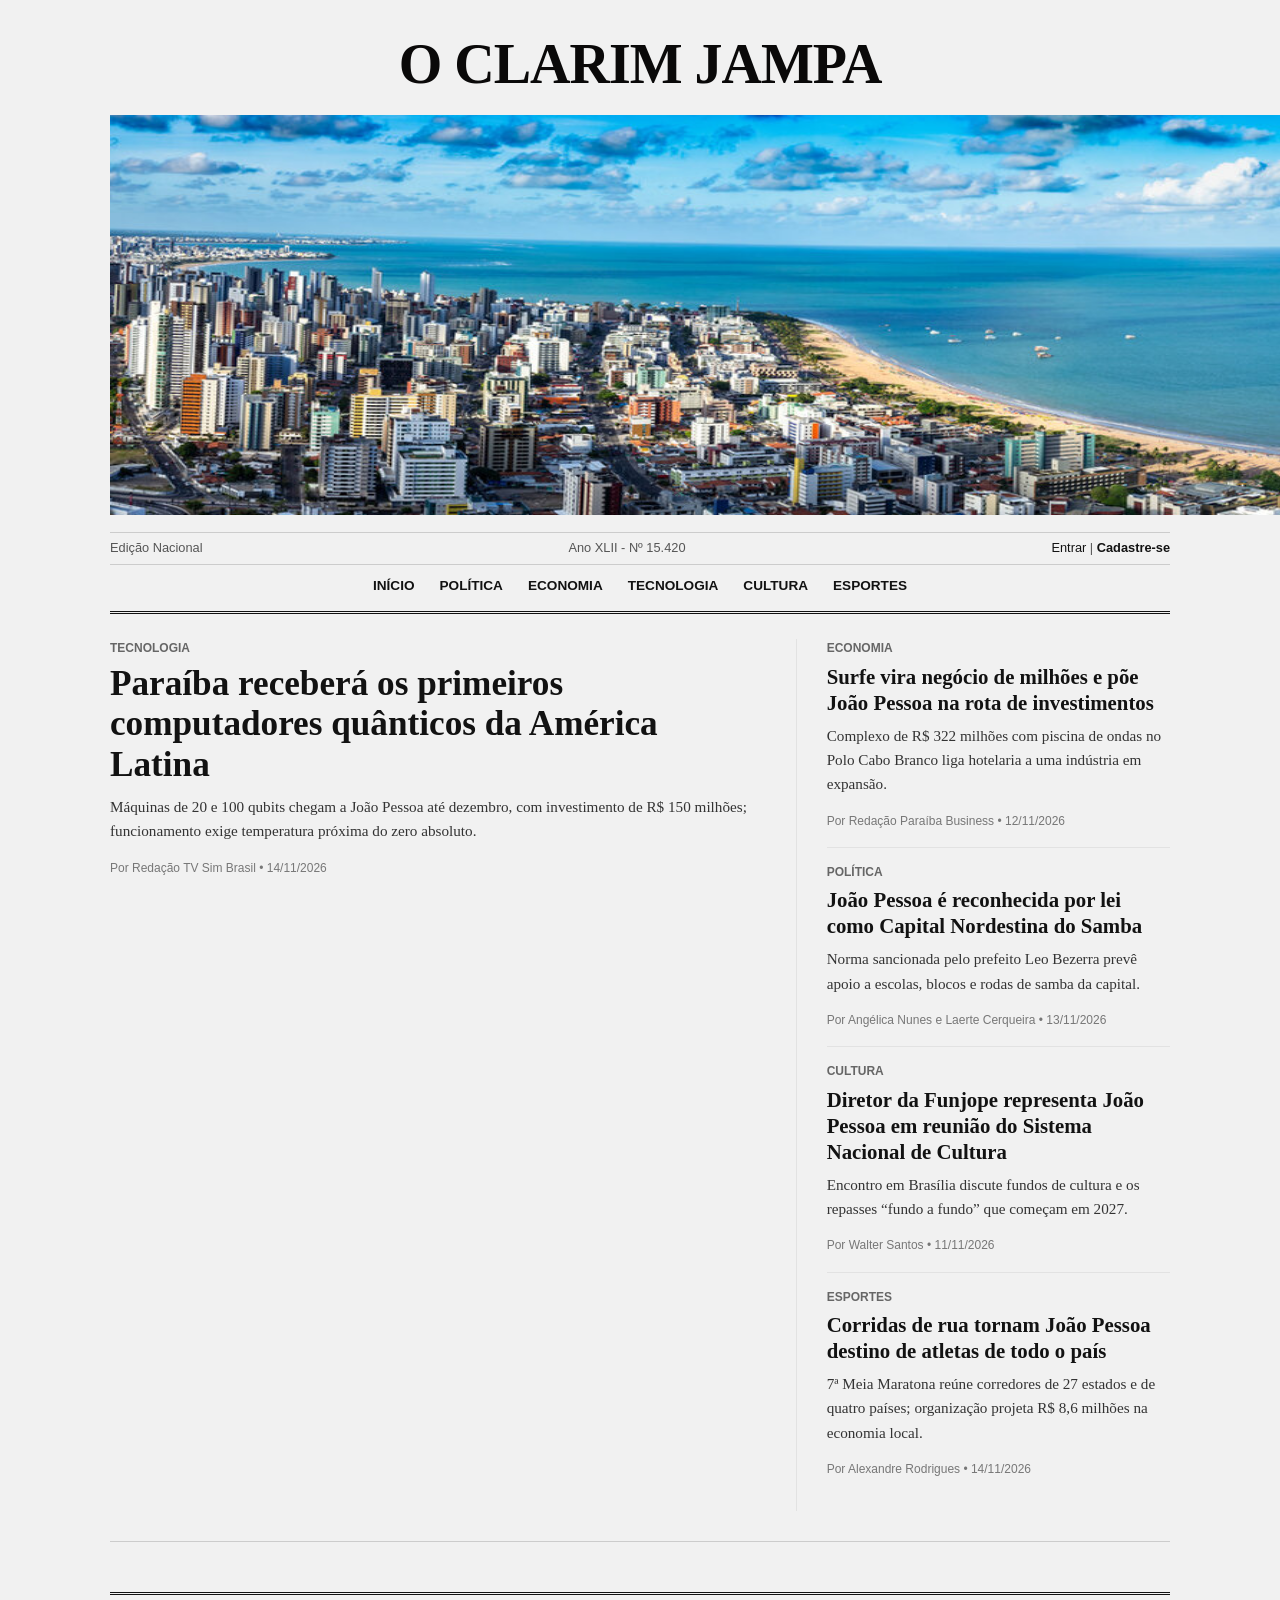
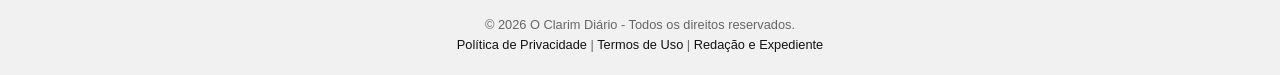
<file: HTML/index.html>
<!DOCTYPE html>
<html lang="pt-BR">
<head>
    <meta charset="UTF-8">
    <meta name="viewport" content="width=device-width, initial-scale=1.0">
    <title>O Clarim Jampa - Notícias de João Pessoa</title>
    <link rel="stylesheet" href="../CSS/index.css">
</head>
<body>

    <header>
        <h1>O Clarim Jampa</h1>
       <img src="../IMAGENS/360_F_562206900_ldLZOoWgf4XnoTmwVUwNDneIzvKTCr1F.png" alt="Foto de João pessoa" width="1400" height="400">        
        <div class="info-edicao">
            <span>Edição Nacional</span>
            <span>Ano XLII - Nº 15.420</span>
            <span><a href="login.html">Entrar</a> | <a href="cadastro.html"><strong>Cadastre-se</strong></a></span>            
        </div>
        <nav>
            <ul>
                <li><a href="index.html">Início</a></li>
                <li><a href="politica.html">Política</a></li>
                <li><a href="economia.html">Economia</a></li>
                <li><a href="tecnologia.html">Tecnologia</a></li>
                <li><a href="cultura.html">Cultura</a></li>
                <li><a href="esportes.html">Esportes</a></li>
            </ul>
        </nav>
    </header>

    <main>
        <!-- Seção Principal em Grade (2 Colunas) -->
        <section class="grade-noticias">
            <!-- Manchete Principal -->
            <article class="manchete-principal" id="tecnologia">
                <a href="tecnologia.html">
                    <span class="categoria">Tecnologia</span>
                    <h2>Paraíba receberá os primeiros computadores quânticos da América Latina</h2>
                </a>
                <p class="resumo">Máquinas de 20 e 100 qubits chegam a João Pessoa até dezembro, com investimento de R$ 150 milhões; funcionamento exige temperatura próxima do zero absoluto.</p>
                <span class="autor-data">Por Redação TV Sim Brasil • 14/11/2026</span>
            </article>

            <!-- Coluna Lateral com Notícias Secundárias -->
            <div class="coluna-lateral">
                <article id="economia">
                    <span class="categoria">Economia</span>
                    <h3><a href="economia.html">Surfe vira negócio de milhões e põe João Pessoa na rota de investimentos</a></h3>
                    <p class="resumo">Complexo de R$ 322 milhões com piscina de ondas no Polo Cabo Branco liga hotelaria a uma indústria em expansão.</p>
                    <span class="autor-data">Por Redação Paraíba Business • 12/11/2026</span>
                </article>

                <article id="politica">
                    <span class="categoria">Política</span>
                    <h3><a href="politica.html">João Pessoa é reconhecida por lei como Capital Nordestina do Samba</a></h3>
                    <p class="resumo">Norma sancionada pelo prefeito Leo Bezerra prevê apoio a escolas, blocos e rodas de samba da capital.</p>
                    <span class="autor-data">Por Angélica Nunes e Laerte Cerqueira • 13/11/2026</span>
                </article>

                <article id="cultura">
                    <span class="categoria">Cultura</span>
                    <h3><a href="cultura.html">Diretor da Funjope representa João Pessoa em reunião do Sistema Nacional de Cultura</a></h3>
                    <p class="resumo">Encontro em Brasília discute fundos de cultura e os repasses “fundo a fundo” que começam em 2027.</p>
                    <span class="autor-data">Por Walter Santos • 11/11/2026</span>
                </article>

                <article id="esportes">
                    <span class="categoria">Esportes</span>
                    <h3><a href="esportes.html">Corridas de rua tornam João Pessoa destino de atletas de todo o país</a></h3>
                    <p class="resumo">7ª Meia Maratona reúne corredores de 27 estados e de quatro países; organização projeta R$ 8,6 milhões na economia local.</p>
                    <span class="autor-data">Por Alexandre Rodrigues • 14/11/2026</span>
                </article>
            </div>
        </section>
    </main>

    <footer>
        <p>&copy; 2026 O Clarim Diário - Todos os direitos reservados.</p>
    <p><a href="termosdeuso.html">Política de Privacidade</a> | <a href="termosdeuso.html#termos">Termos de Uso</a> | <a href="termosdeuso.html#redacao">Redação e Expediente</a></p>
    </footer>

</body>
</html>
</file>
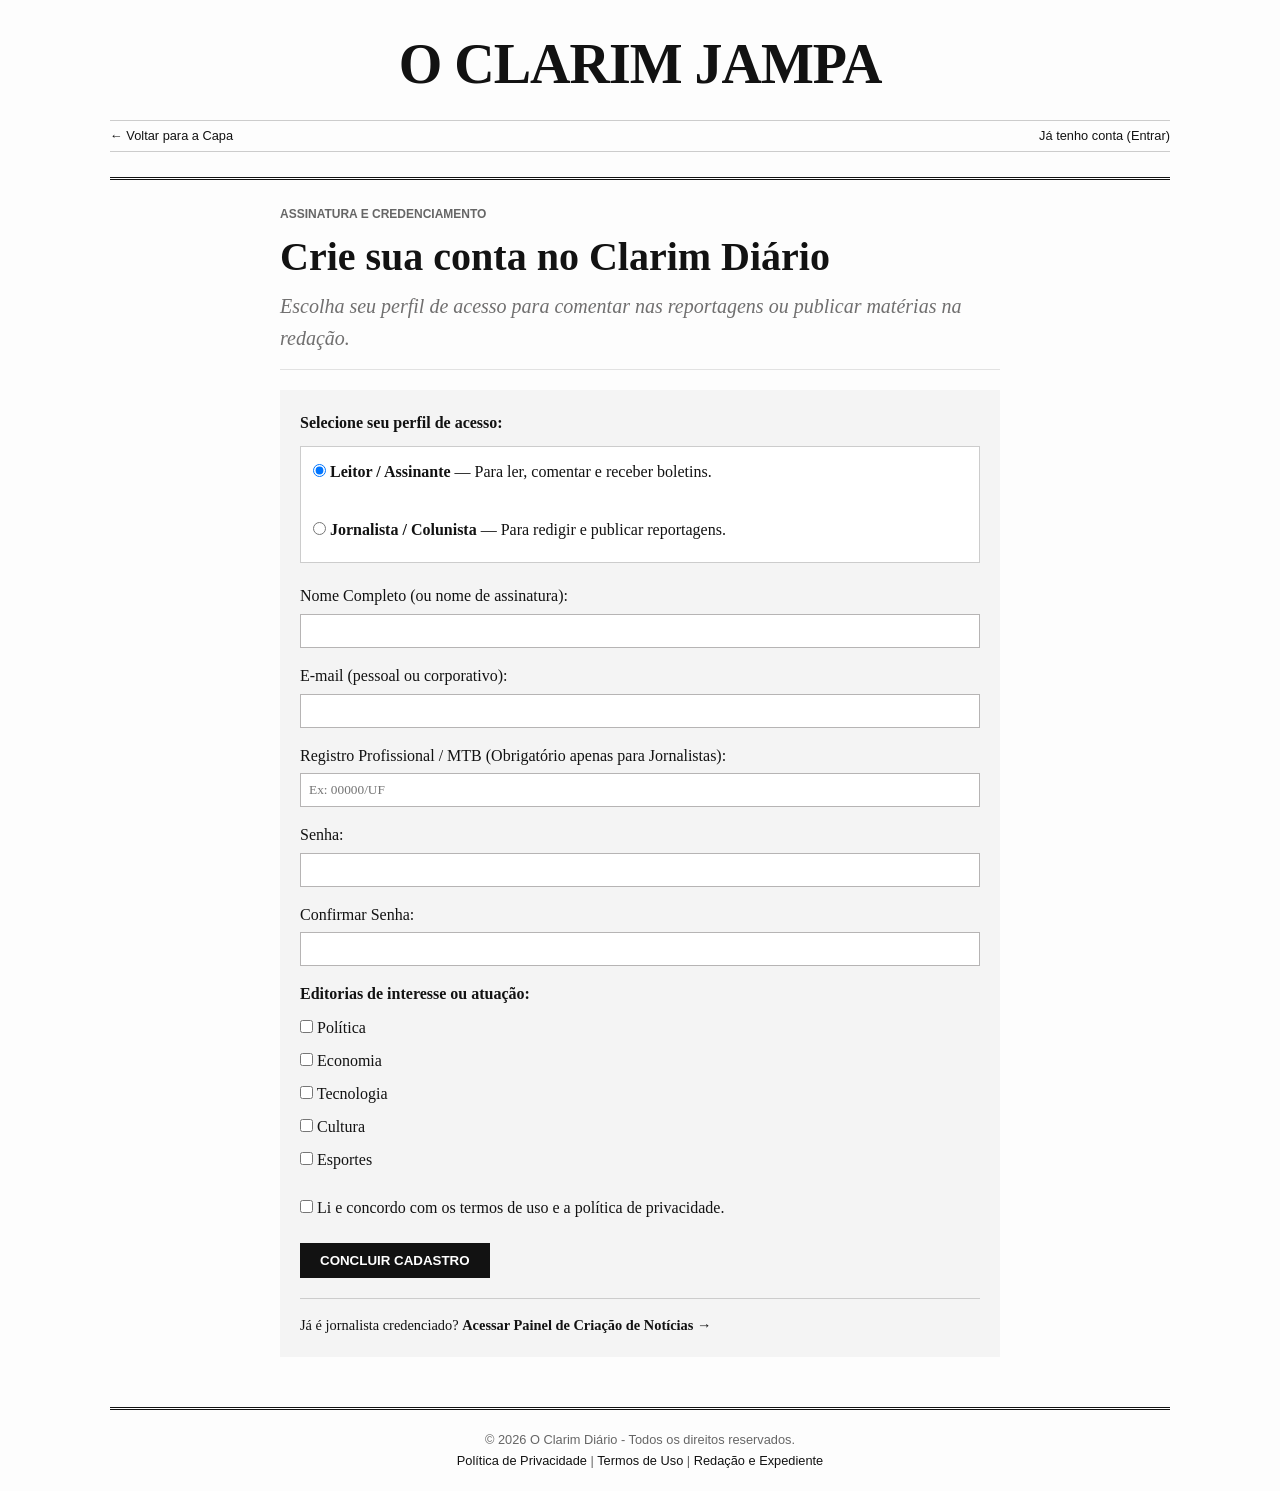
<file: HTML/cadastro.html>
<!DOCTYPE html>
<html lang="pt-BR">
<head>
    <meta charset="UTF-8">
    <meta name="viewport" content="width=device-width, initial-scale=1.0">
    <title>Cadastro - O Clarim Jampa</title>
    <link rel="stylesheet" href="../CSS/cadastro.css">
</head>
<body>

    <header>
        <h1><a href="index.html">O Clarim Jampa</a></h1>
        <div class="info-edicao">
            <span><a href="index.html">&larr; Voltar para a Capa</a></span>
            <span><a href="login.html">Já tenho conta (Entrar)</a></span>
        </div>
    </header>

    <main class="artigo-container">
        <div class="artigo-header">
            <span class="categoria">Assinatura e Credenciamento</span>
            <h2>Crie sua conta no Clarim Diário</h2>
            <p class="subtitulo">Escolha seu perfil de acesso para comentar nas reportagens ou publicar matérias na redação.</p>
        </div>

        <form action="#" method="POST">
            <p><strong>Selecione seu perfil de acesso:</strong></p>
            <p style="margin: 10px 0 20px 0; padding: 12px; background: #fff; border: 1px solid #ccc;">
                <input type="radio" id="perfil-leitor" name="tipo_usuario" value="leitor" checked style="width: auto;">
                <label for="perfil-leitor"><strong>Leitor / Assinante</strong> — Para ler, comentar e receber boletins.</label><br><br>

                <input type="radio" id="perfil-jornalista" name="tipo_usuario" value="jornalista" style="width: auto;">
                <label for="perfil-jornalista"><strong>Jornalista / Colunista</strong> — Para redigir e publicar reportagens.</label>
            </p>

            <label for="nome-completo">Nome Completo (ou nome de assinatura):</label>
            <input type="text" id="nome-completo" name="nome-completo" required>

            <label for="email">E-mail (pessoal ou corporativo):</label>
            <input type="email" id="email" name="email" required>

            <label for="registro-mtb">Registro Profissional / MTB (Obrigatório apenas para Jornalistas):</label>
            <input type="text" id="registro-mtb" name="registro-mtb" placeholder="Ex: 00000/UF">

            <label for="senha">Senha:</label>
            <input type="password" id="senha" name="senha" required>

            <label for="confirmar-senha">Confirmar Senha:</label>
            <input type="password" id="confirmar-senha" name="confirmar-senha" required>

            <p><strong>Editorias de interesse ou atuação:</strong></p>
            <p style="margin: 8px 0 15px 0;">
                <input type="checkbox" id="int-politica" name="interesses" value="politica" style="width: auto;">
                <label for="int-politica">Política</label><br>

                <input type="checkbox" id="int-economia" name="interesses" value="economia" style="width: auto;">
                <label for="int-economia">Economia</label><br>

                <input type="checkbox" id="int-tecnologia" name="interesses" value="tecnologia" style="width: auto;">
                <label for="int-tecnologia">Tecnologia</label><br>

                <input type="checkbox" id="int-cultura" name="interesses" value="cultura" style="width: auto;">
                <label for="int-cultura">Cultura</label><br>

                <input type="checkbox" id="int-esportes" name="interesses" value="esportes" style="width: auto;">
                <label for="int-esportes">Esportes</label>
            </p>

            <p style="margin-bottom: 15px;">
                <input type="checkbox" id="termos" name="termos" required style="width: auto;">
                <label for="termos">Li e concordo com os termos de uso e a política de privacidade.</label>
            </p>

            <button type="submit">Concluir Cadastro</button>

            <p style="margin-top: 20px; font-size: 0.9rem; border-top: 1px solid #ccc; padding-top: 15px;">
                Já é jornalista credenciado? <a href="../HTML/criar_artigo.html"><strong>Acessar Painel de Criação de Notícias &rarr;</strong></a>
            </p>
        </form>
    </main>

    <footer>
        <p>&copy; 2026 O Clarim Diário - Todos os direitos reservados.</p>
    <p><a href="termosdeuso.html">Política de Privacidade</a> | <a href="termosdeuso.html">Termos de Uso</a> | <a href="termosdeuso.html">Redação e Expediente</a></p>
    </footer>

</body>
</html>
</file>
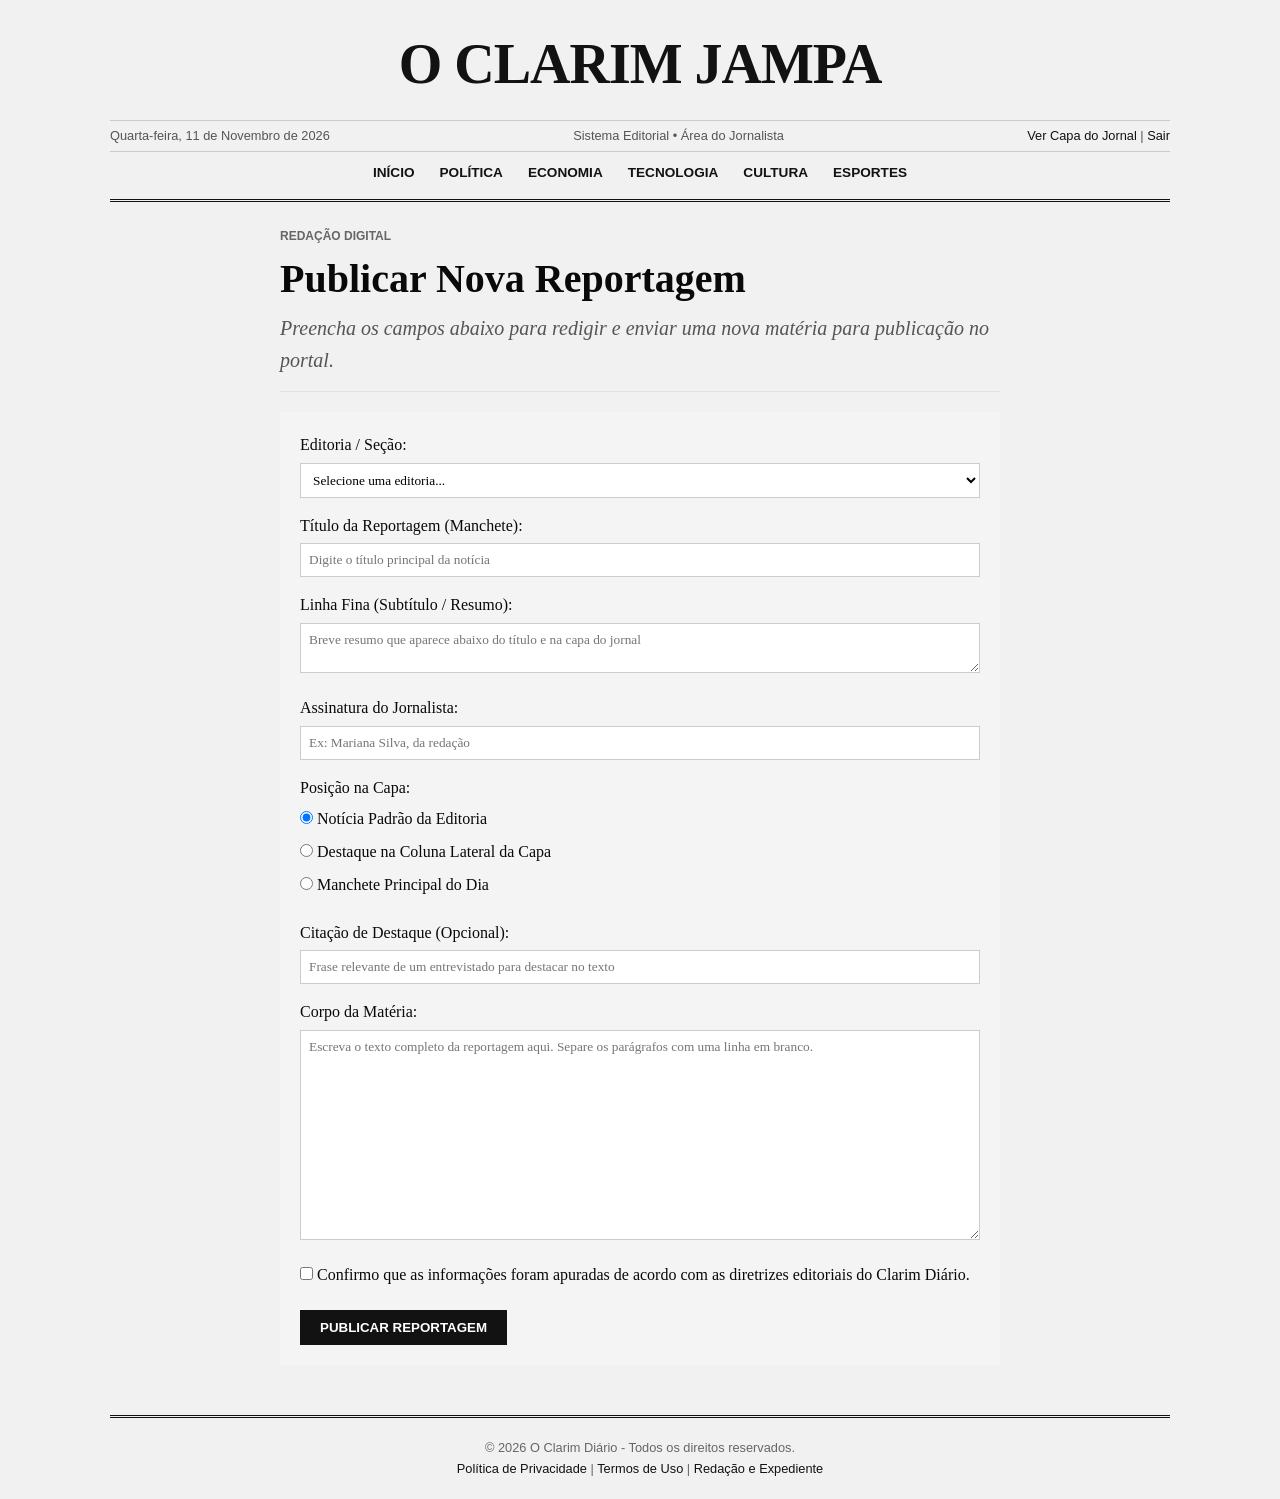
<file: HTML/criar_artigo.html>
<!DOCTYPE html>
<html lang="pt-BR">
<head>
    <meta charset="UTF-8">
    <meta name="viewport" content="width=device-width, initial-scale=1.0">
    <title>Painel da Redação - Criar Notícia - O Clarim Jampa</title>
    <link rel="stylesheet" href="../CSS/index.css">
</head>
<body>

    <header>
        <h1><a href="index.html">O Clarim Jampa</a></h1>
        <div class="info-edicao">
            <span>Quarta-feira, 11 de Novembro de 2026</span>
            <span>Sistema Editorial • Área do Jornalista</span>
            <span><a href="index.html">Ver Capa do Jornal</a> | <a href="login.html">Sair</a></span>
        </div>
        <nav>
            <ul>
                <li><a href="index.html">Início</a></li>
                <li><a href="politica.html">Política</a></li>
                <li><a href="economia.html">Economia</a></li>
                <li><a href="tecnologia.html">Tecnologia</a></li>
                <li><a href="cultura.html">Cultura</a></li>
                <li><a href="esportes.html">Esportes</a></li>
            </ul>
        </nav>
    </header>

    <main class="artigo-container">
        <div class="artigo-header">
            <span class="categoria">Redação Digital</span>
            <h2>Publicar Nova Reportagem</h2>
            <p class="subtitulo">Preencha os campos abaixo para redigir e enviar uma nova matéria para publicação no portal.</p>
        </div>

        <form action="#" method="POST">
            <label for="editoria">Editoria / Seção:</label>
            <select id="editoria" name="editoria" required style="width: 100%; padding: 8px; margin: 5px 0 15px 0; border: 1px solid #ccc; font-family: inherit; background: #fff;">
                <option value="">Selecione uma editoria...</option>
                <option value="politica">Política</option>
                <option value="economia">Economia</option>
                <option value="tecnologia">Tecnologia</option>
                <option value="cultura">Cultura</option>
                <option value="esportes">Esportes</option>
            </select>

            <label for="manchete">Título da Reportagem (Manchete):</label>
            <input type="text" id="manchete" name="manchete" placeholder="Digite o título principal da notícia" required>

            <label for="subtitulo">Linha Fina (Subtítulo / Resumo):</label>
            <textarea id="subtitulo" name="subtitulo" rows="2" placeholder="Breve resumo que aparece abaixo do título e na capa do jornal" required></textarea>

            <label for="autor">Assinatura do Jornalista:</label>
            <input type="text" id="autor" name="autor" placeholder="Ex: Mariana Silva, da redação" required>

            <label for="destaque">Posição na Capa:</label>
            <p style="margin: 5px 0 15px 0;">
                <input type="radio" id="pos-normal" name="posicao" value="normal" checked style="width: auto;">
                <label for="pos-normal">Notícia Padrão da Editoria</label><br>

                <input type="radio" id="pos-lateral" name="posicao" value="lateral" style="width: auto;">
                <label for="pos-lateral">Destaque na Coluna Lateral da Capa</label><br>

                <input type="radio" id="pos-manchete" name="posicao" value="manchete" style="width: auto;">
                <label for="pos-manchete">Manchete Principal do Dia</label>
            </p>

            <label for="citacao">Citação de Destaque (Opcional):</label>
            <input type="text" id="citacao" name="citacao" placeholder="Frase relevante de um entrevistado para destacar no texto">

            <label for="conteudo">Corpo da Matéria:</label>
            <textarea id="conteudo" name="conteudo" rows="12" placeholder="Escreva o texto completo da reportagem aqui. Separe os parágrafos com uma linha em branco." required></textarea>

            <p style="margin-bottom: 15px;">
                <input type="checkbox" id="revisao" name="revisao" required style="width: auto;">
                <label for="revisao">Confirmo que as informações foram apuradas de acordo com as diretrizes editoriais do Clarim Diário.</label>
            </p>

            <button type="submit">Publicar Reportagem</button>
        </form>
    </main>

    <footer>
        <p>&copy; 2026 O Clarim Diário - Todos os direitos reservados.</p>
    <p><a href="termosdeuso.html">Política de Privacidade</a> | <a href="termosdeuso.html#termos">Termos de Uso</a> | <a href="termosdeuso.html#redacao">Redação e Expediente</a></p>
    </footer>

</body>
</html>
</file>
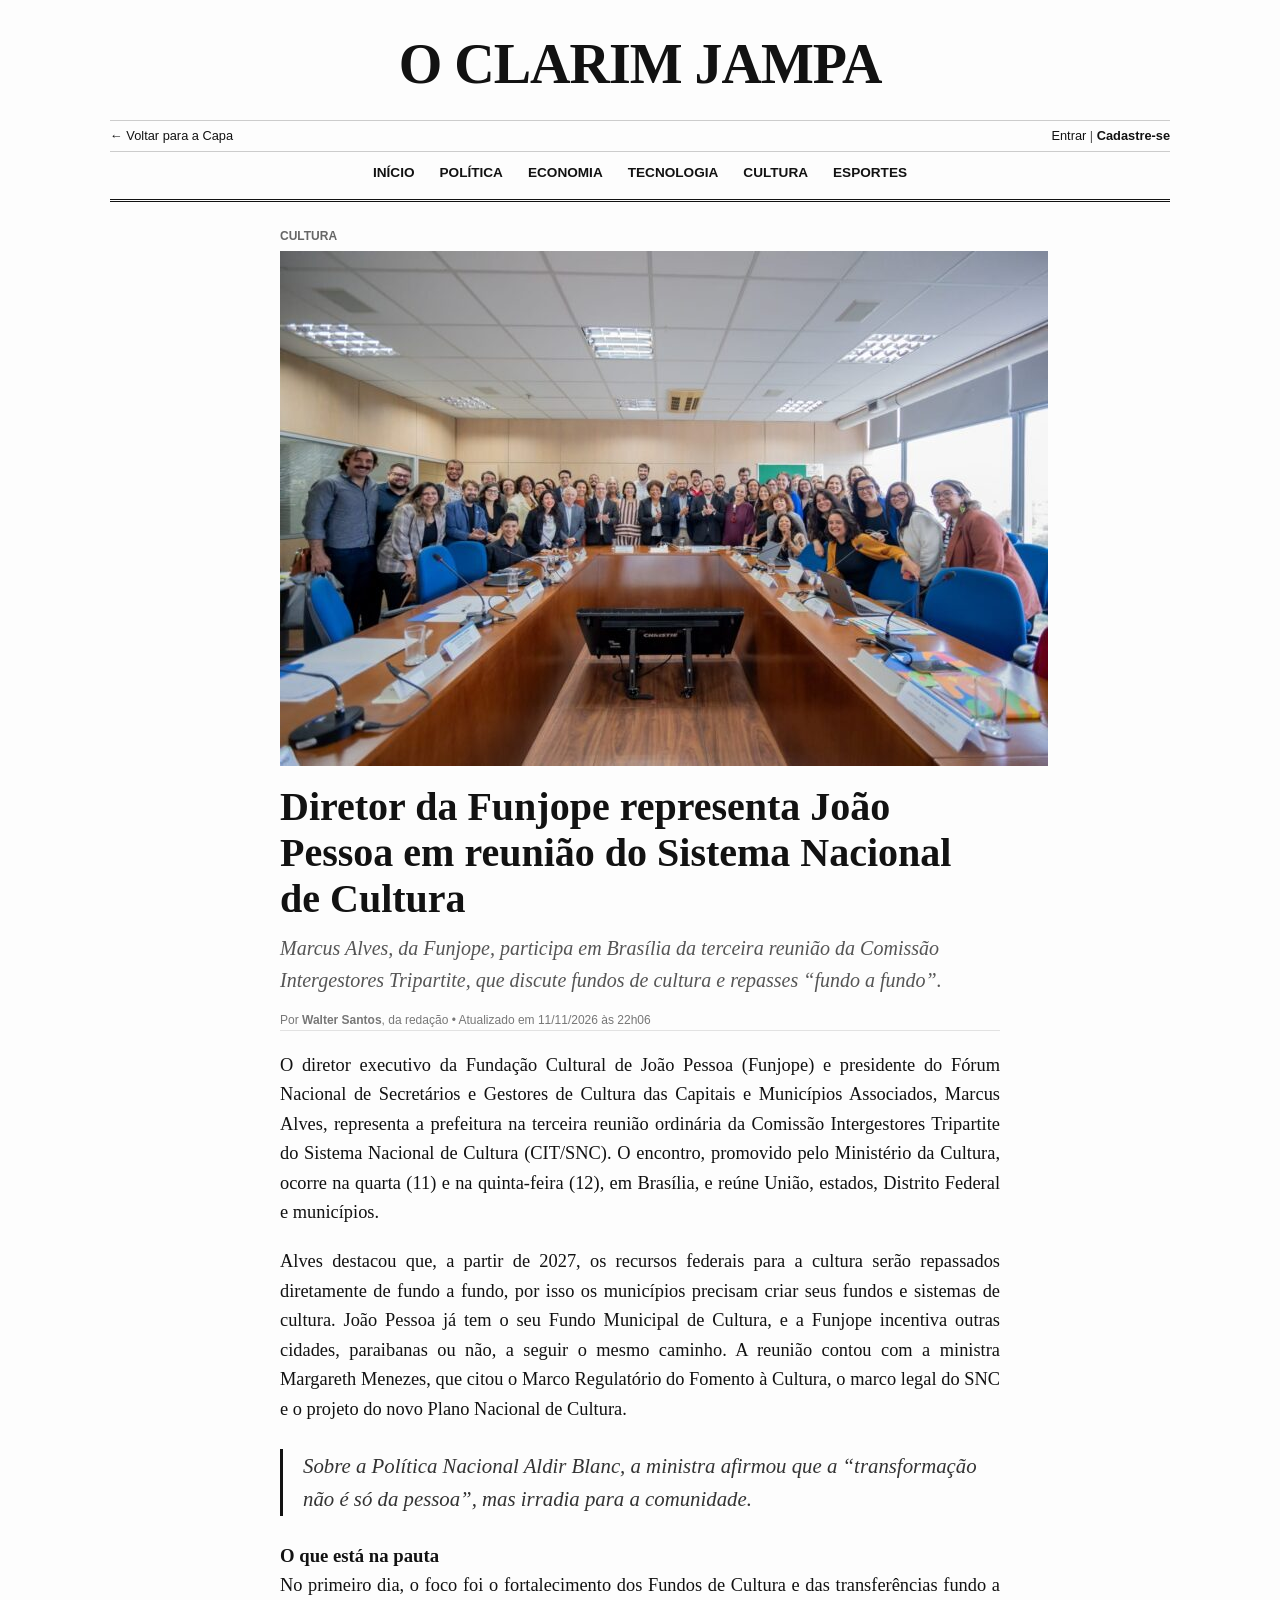
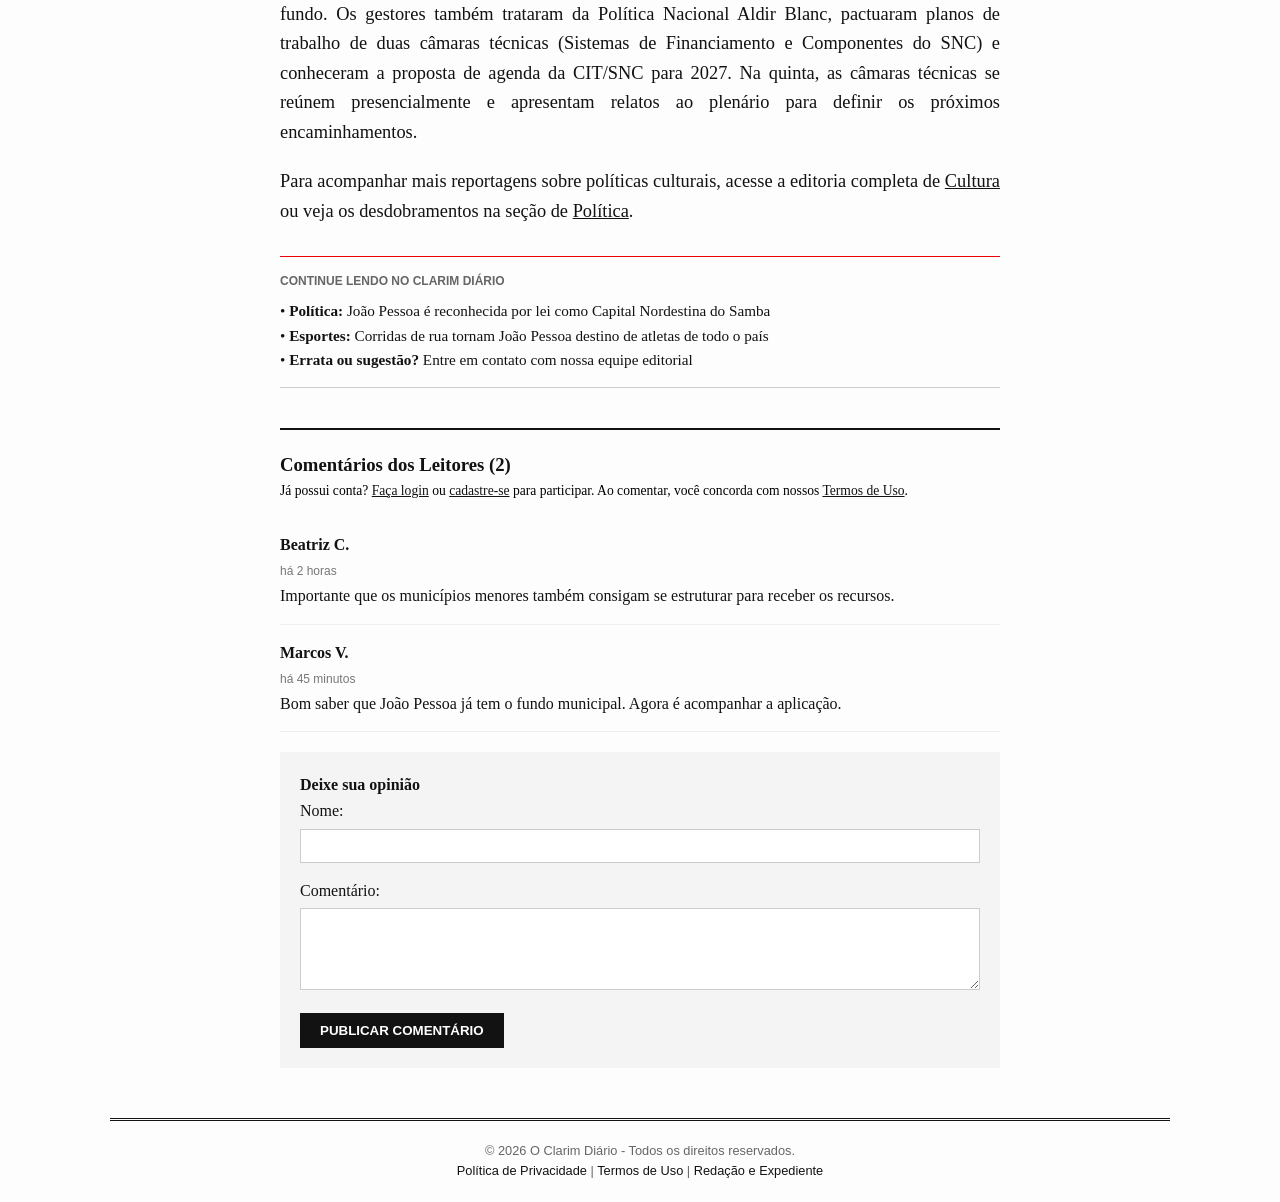
<file: HTML/cultura.html>
<!DOCTYPE html>
<html lang="pt-BR">
<head>
    <meta charset="UTF-8">
    <meta name="viewport" content="width=device-width, initial-scale=1.0">
    <title>Diretor da Funjope representa João Pessoa em reunião do Sistema Nacional de Cultura - O Clarim Diário</title>
    <link rel="stylesheet" href="../CSS/artigos.css">
</head>
<body>

    <header>
        <h1><a href="index.html">O Clarim Jampa</a></h1>
        <div class="info-edicao">
            <span><a href="index.html">&larr; Voltar para a Capa</a></span>
            <span><a href="login.html">Entrar</a> | <a href="cadastro.html"><strong>Cadastre-se</strong></a></span>
        </div>
        <nav>
            <ul>
                <li><a href="../HTML/index.html">Início</a></li>
                <li><a href="../HTML/politica.html">Política</a></li>
                <li><a href="../HTML/economia.html">Economia</a></li>
                <li><a href="../HTML/tecnologia.html">Tecnologia</a></li>
                <li><a href="../HTML/cultura.html">Cultura</a></li>
                <li><a href="../HTML/esportes.html">Esportes</a></li>
            </ul>
        </nav>
    </header>

    <main class="artigo-container">
        <article>
            <div class="artigo-header">
                <a href="../HTML/cultura.html" class="categoria">Cultura</a>
                <figure>
                    <img src="../IMAGENS/IMG_1022.jpeg" alt="Cultura em João Pessoa">
                </figure>
                <h2>Diretor da Funjope representa João Pessoa em reunião do Sistema Nacional de Cultura</h2>
                <p class="subtitulo">Marcus Alves, da Funjope, participa em Brasília da terceira reunião da Comissão Intergestores Tripartite, que discute fundos de cultura e repasses “fundo a fundo”.</p>
                <p class="autor-data">Por <strong>Walter Santos</strong>, da redação • Atualizado em <time datetime="2026-11-11T22:06">11/11/2026 às 22h06</time></p>
            </div>

            <div class="artigo-corpo">
                <p>O diretor executivo da Fundação Cultural de João Pessoa (Funjope) e presidente do Fórum Nacional de Secretários e Gestores de Cultura das Capitais e Municípios Associados, Marcus Alves, representa a prefeitura na terceira reunião ordinária da Comissão Intergestores Tripartite do Sistema Nacional de Cultura (CIT/SNC). O encontro, promovido pelo Ministério da Cultura, ocorre na quarta (11) e na quinta-feira (12), em Brasília, e reúne União, estados, Distrito Federal e municípios.</p>

                <p>Alves destacou que, a partir de 2027, os recursos federais para a cultura serão repassados diretamente de fundo a fundo, por isso os municípios precisam criar seus fundos e sistemas de cultura. João Pessoa já tem o seu Fundo Municipal de Cultura, e a Funjope incentiva outras cidades, paraibanas ou não, a seguir o mesmo caminho. A reunião contou com a ministra Margareth Menezes, que citou o Marco Regulatório do Fomento à Cultura, o marco legal do SNC e o projeto do novo Plano Nacional de Cultura.</p>

                <blockquote>
                    Sobre a Política Nacional Aldir Blanc, a ministra afirmou que a “transformação não é só da pessoa”, mas irradia para a comunidade.
                </blockquote>

                <h3>O que está na pauta</h3>
                <p>No primeiro dia, o foco foi o fortalecimento dos Fundos de Cultura e das transferências fundo a fundo. Os gestores também trataram da Política Nacional Aldir Blanc, pactuaram planos de trabalho de duas câmaras técnicas (Sistemas de Financiamento e Componentes do SNC) e conheceram a proposta de agenda da CIT/SNC para 2027. Na quinta, as câmaras técnicas se reúnem presencialmente e apresentam relatos ao plenário para definir os próximos encaminhamentos.</p>

                <p>Para acompanhar mais reportagens sobre políticas culturais, acesse a editoria completa de <a href="../HTML/cultura.html"><u>Cultura</u></a> ou veja os desdobramentos na seção de <a href="../HTML/politica.html"><u>Política</u></a>.</p>
            </div>
        </article>

        <!-- Bloco de Navegação Rápida / Leia Também -->
        <section style="border-top: 1px solid #eb0202; border-bottom: 1px solid #ccc; padding: 15px 0; margin: 30px 0;">
            <p class="categoria">Continue Lendo no Clarim Diário</p>
            <p style="font-size: 0.95rem; margin-top: 8px;">
                &bull; <a href="politica-capital-nordestina-do-samba.html"><strong>Política:</strong> João Pessoa é reconhecida por lei como Capital Nordestina do Samba</a><br>
                &bull; <a href="esportes-meia-maratona-joao-pessoa.html"><strong>Esportes:</strong> Corridas de rua tornam João Pessoa destino de atletas de todo o país</a><br>
                &bull; <a href="termosdeuso.html#redacao"><strong>Errata ou sugestão?</strong> Entre em contato com nossa equipe editorial</a>
            </p>
        </section>

        <!-- Seção de Comentários -->
        <section id="comentarios" class="comentarios">
            <h3>Comentários dos Leitores (2)</h3>
            <p style="font-size: 0.85rem; color: #000000; margin-bottom: 15px;">
                Já possui conta? <a href="login.html"><u>Faça login</u></a> ou <a href="cadastro.html"><u>cadastre-se</u></a> para participar. Ao comentar, você concorda com nossos <a href="termosdeuso.html#termos"><u>Termos de Uso</u></a>.
            </p>
            
            <div class="comentario-item">
                <h4>Beatriz C.</h4>
                <span class="autor-data">há 2 horas</span>
                <p>Importante que os municípios menores também consigam se estruturar para receber os recursos.</p>
            </div>
            
            <div class="comentario-item">
                <h4>Marcos V.</h4>
                <span class="autor-data">há 45 minutos</span>
                <p>Bom saber que João Pessoa já tem o fundo municipal. Agora é acompanhar a aplicação.</p>
            </div>

            <form action="#" method="POST">
                <h4>Deixe sua opinião</h4>
                <label for="nome">Nome:</label>
                <input type="text" id="nome" name="nome" required>
                
                <label for="comentario">Comentário:</label>
                <textarea id="comentario" name="comentario" rows="4" required></textarea>
                
                <button type="submit">Publicar Comentário</button>
            </form>
        </section>
    </main>

    <footer>
        <p>&copy; 2026 O Clarim Diário - Todos os direitos reservados.</p>
        <p><a href="termosdeuso.html">Política de Privacidade</a> | <a href="termosdeuso.html">Termos de Uso</a> | <a href="termosdeuso.html">Redação e Expediente</a></p>
    </footer>

</body>
</html>
</file>
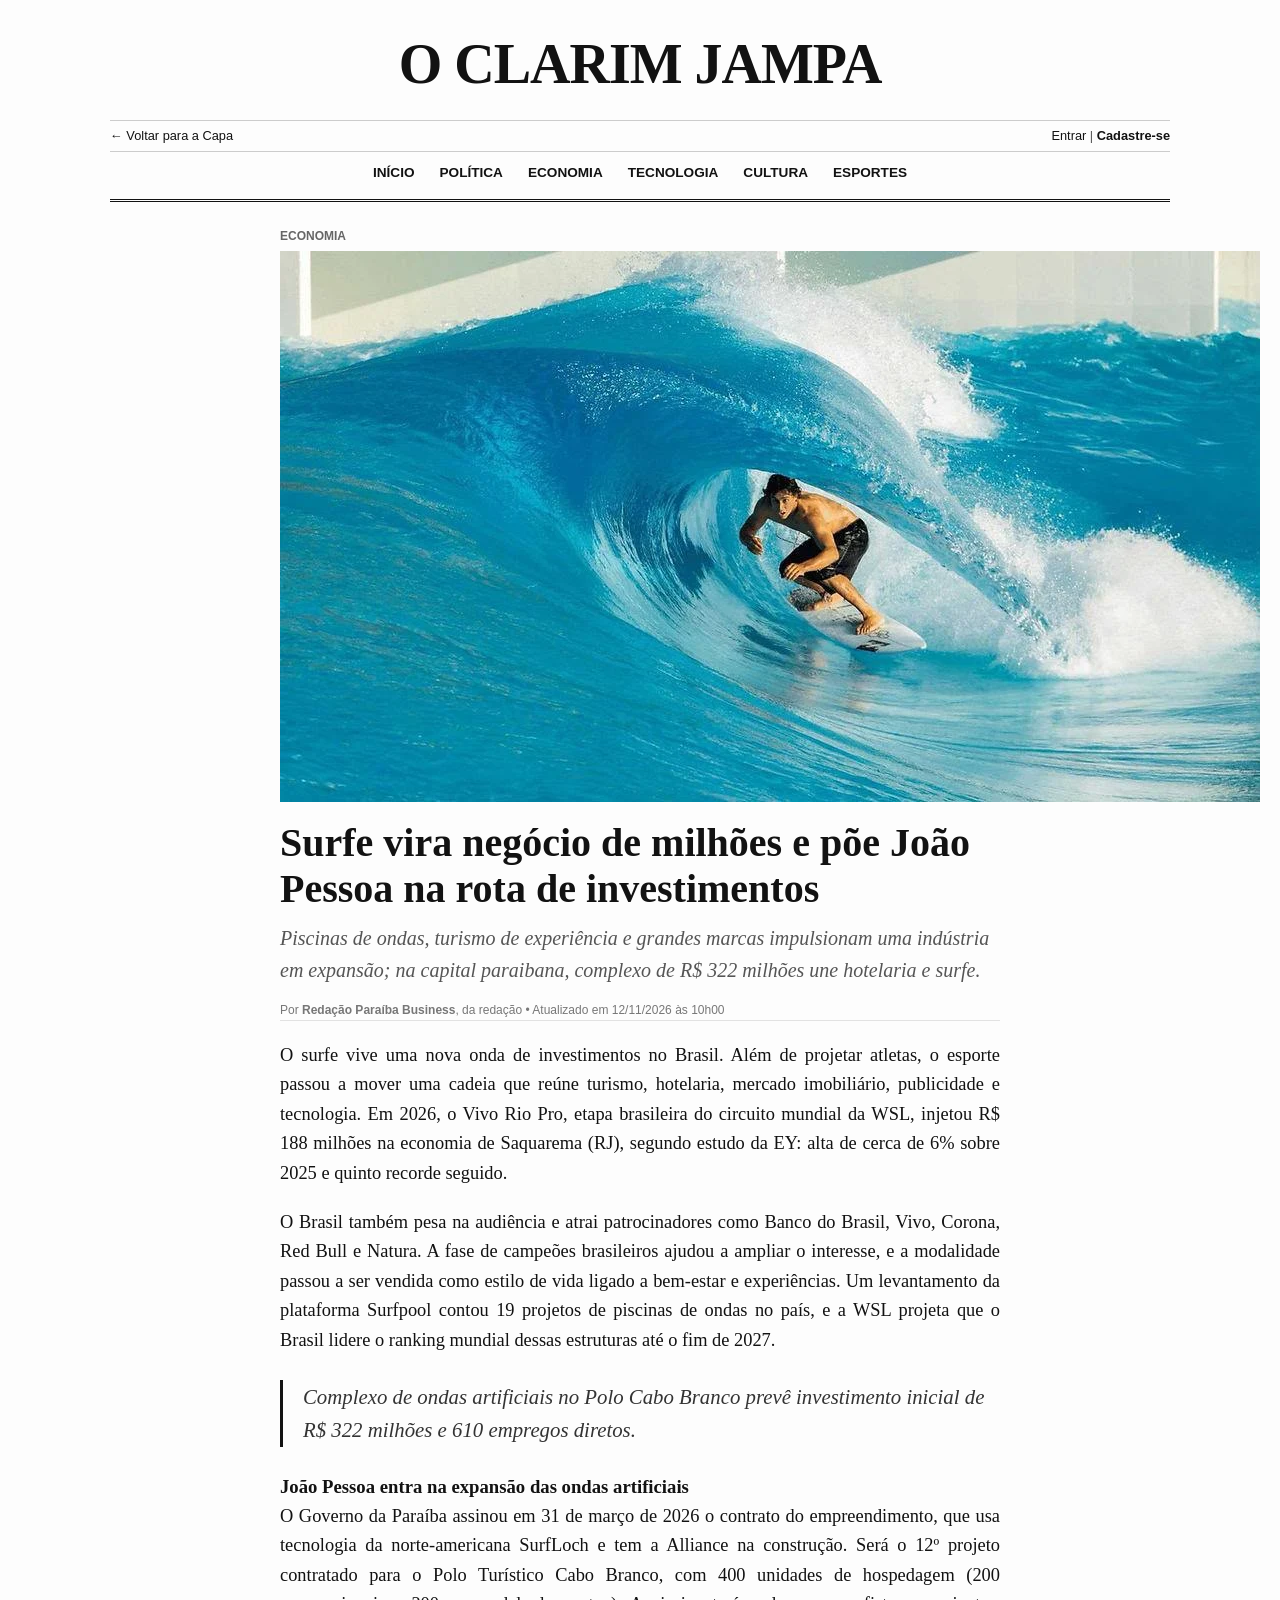
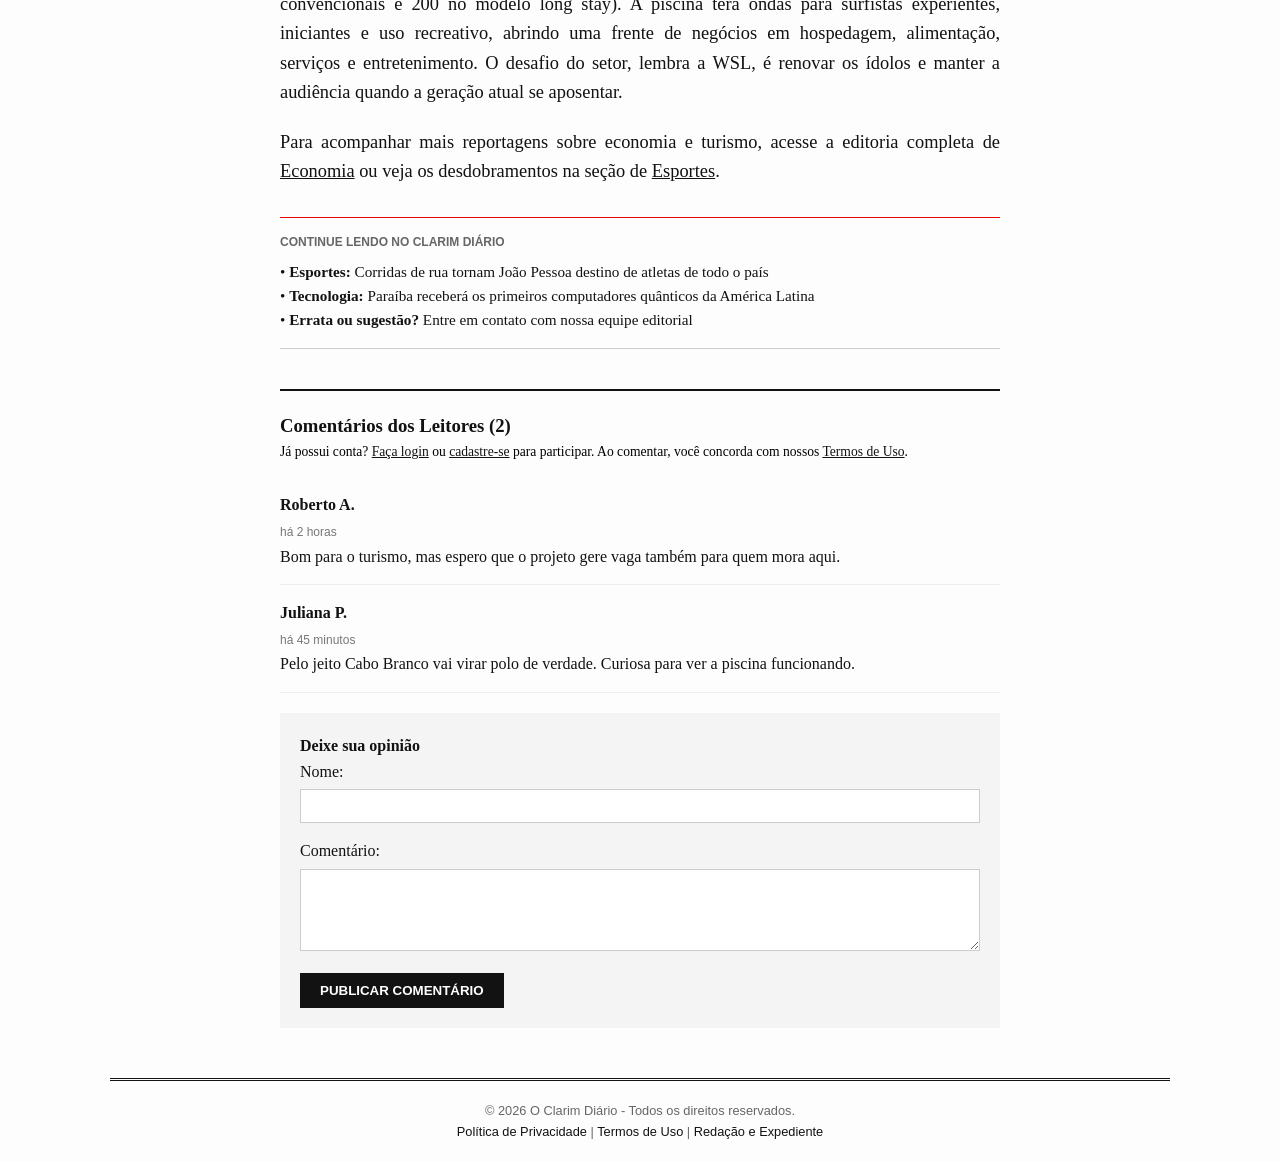
<file: HTML/economia.html>
<!DOCTYPE html>
<html lang="pt-BR">
<head>
    <meta charset="UTF-8">
    <meta name="viewport" content="width=device-width, initial-scale=1.0">
    <title>Surfe vira negócio de milhões e põe João Pessoa na rota de investimentos - O Clarim Diário</title>
    <link rel="stylesheet" href="../CSS/artigos.css">
</head>
<body>

    <header>
        <h1><a href="index.html">O Clarim Jampa</a></h1>
        <div class="info-edicao">
            <span><a href="index.html">&larr; Voltar para a Capa</a></span>
            <span><a href="login.html">Entrar</a> | <a href="cadastro.html"><strong>Cadastre-se</strong></a></span>
        </div>
        <nav>
            <ul>
                <li><a href="../HTML/index.html">Início</a></li>
                <li><a href="../HTML/politica.html">Política</a></li>
                <li><a href="../HTML/economia.html">Economia</a></li>
                <li><a href="../HTML/tecnologia.html">Tecnologia</a></li>
                <li><a href="../HTML/cultura.html">Cultura</a></li>
                <li><a href="../HTML/esportes.html">Esportes</a></li>
            </ul>
        </nav>
    </header>

    <main class="artigo-container">
        <article>
            <div class="artigo-header">
                <a href="../HTML/economia.html" class="categoria">Economia</a>
                <figure>    
                    <img src="../IMAGENS/8f74e4c4ad0cf09e5eb84d1de0a835d5.webp" alt="Surfe em João Pessoa"> 
                </figure>
                <h2>Surfe vira negócio de milhões e põe João Pessoa na rota de investimentos</h2>
                <p class="subtitulo">Piscinas de ondas, turismo de experiência e grandes marcas impulsionam uma indústria em expansão; na capital paraibana, complexo de R$ 322 milhões une hotelaria e surfe.</p>
                <p class="autor-data">Por <strong>Redação Paraíba Business</strong>, da redação • Atualizado em <time datetime="2026-11-12T10:00">12/11/2026 às 10h00</time></p>
            </div>

            <div class="artigo-corpo">
                <p>O surfe vive uma nova onda de investimentos no Brasil. Além de projetar atletas, o esporte passou a mover uma cadeia que reúne turismo, hotelaria, mercado imobiliário, publicidade e tecnologia. Em 2026, o Vivo Rio Pro, etapa brasileira do circuito mundial da WSL, injetou R$ 188 milhões na economia de Saquarema (RJ), segundo estudo da EY: alta de cerca de 6% sobre 2025 e quinto recorde seguido.</p>

                <p>O Brasil também pesa na audiência e atrai patrocinadores como Banco do Brasil, Vivo, Corona, Red Bull e Natura. A fase de campeões brasileiros ajudou a ampliar o interesse, e a modalidade passou a ser vendida como estilo de vida ligado a bem-estar e experiências. Um levantamento da plataforma Surfpool contou 19 projetos de piscinas de ondas no país, e a WSL projeta que o Brasil lidere o ranking mundial dessas estruturas até o fim de 2027.</p>

                <blockquote>
                    Complexo de ondas artificiais no Polo Cabo Branco prevê investimento inicial de R$ 322 milhões e 610 empregos diretos.
                </blockquote>

                <h3>João Pessoa entra na expansão das ondas artificiais</h3>
                <p>O Governo da Paraíba assinou em 31 de março de 2026 o contrato do empreendimento, que usa tecnologia da norte-americana SurfLoch e tem a Alliance na construção. Será o 12º projeto contratado para o Polo Turístico Cabo Branco, com 400 unidades de hospedagem (200 convencionais e 200 no modelo long stay). A piscina terá ondas para surfistas experientes, iniciantes e uso recreativo, abrindo uma frente de negócios em hospedagem, alimentação, serviços e entretenimento. O desafio do setor, lembra a WSL, é renovar os ídolos e manter a audiência quando a geração atual se aposentar.</p>

                <p>Para acompanhar mais reportagens sobre economia e turismo, acesse a editoria completa de <a href="../HTML/economia.html"><u>Economia</u></a> ou veja os desdobramentos na seção de <a href="../HTML/esportes.html"><u>Esportes</u></a>.</p>
            </div>
        </article>

        <!-- Bloco de Navegação Rápida / Leia Também -->
        <section style="border-top: 1px solid #eb0202; border-bottom: 1px solid #ccc; padding: 15px 0; margin: 30px 0;">
            <p class="categoria">Continue Lendo no Clarim Diário</p>
            <p style="font-size: 0.95rem; margin-top: 8px;">
                &bull; <a href="esportes-meia-maratona-joao-pessoa.html"><strong>Esportes:</strong> Corridas de rua tornam João Pessoa destino de atletas de todo o país</a><br>
                &bull; <a href="tecnologia-computador-quantico-paraiba.html"><strong>Tecnologia:</strong> Paraíba receberá os primeiros computadores quânticos da América Latina</a><br>
                &bull; <a href="termosdeuso.html#redacao"><strong>Errata ou sugestão?</strong> Entre em contato com nossa equipe editorial</a>
            </p>
        </section>

        <!-- Seção de Comentários -->
        <section id="comentarios" class="comentarios">
            <h3>Comentários dos Leitores (2)</h3>
            <p style="font-size: 0.85rem; color: #000000; margin-bottom: 15px;">
                Já possui conta? <a href="login.html"><u>Faça login</u></a> ou <a href="cadastro.html"><u>cadastre-se</u></a> para participar. Ao comentar, você concorda com nossos <a href="termosdeuso.html#termos"><u>Termos de Uso</u></a>.
            </p>
            
            <div class="comentario-item">
                <h4>Roberto A.</h4>
                <span class="autor-data">há 2 horas</span>
                <p>Bom para o turismo, mas espero que o projeto gere vaga também para quem mora aqui.</p>
            </div>
            
            <div class="comentario-item">
                <h4>Juliana P.</h4>
                <span class="autor-data">há 45 minutos</span>
                <p>Pelo jeito Cabo Branco vai virar polo de verdade. Curiosa para ver a piscina funcionando.</p>
            </div>

            <form action="#" method="POST">
                <h4>Deixe sua opinião</h4>
                <label for="nome">Nome:</label>
                <input type="text" id="nome" name="nome" required>
                
                <label for="comentario">Comentário:</label>
                <textarea id="comentario" name="comentario" rows="4" required></textarea>
                
                <button type="submit">Publicar Comentário</button>
            </form>
        </section>
    </main>

    <footer>
        <p>&copy; 2026 O Clarim Diário - Todos os direitos reservados.</p>
        <p><a href="termosdeuso.html">Política de Privacidade</a> | <a href="termosdeuso.html#termos">Termos de Uso</a> | <a href="termosdeuso.html#redacao">Redação e Expediente</a></p>
    </footer>

</body>
</html>
</file>
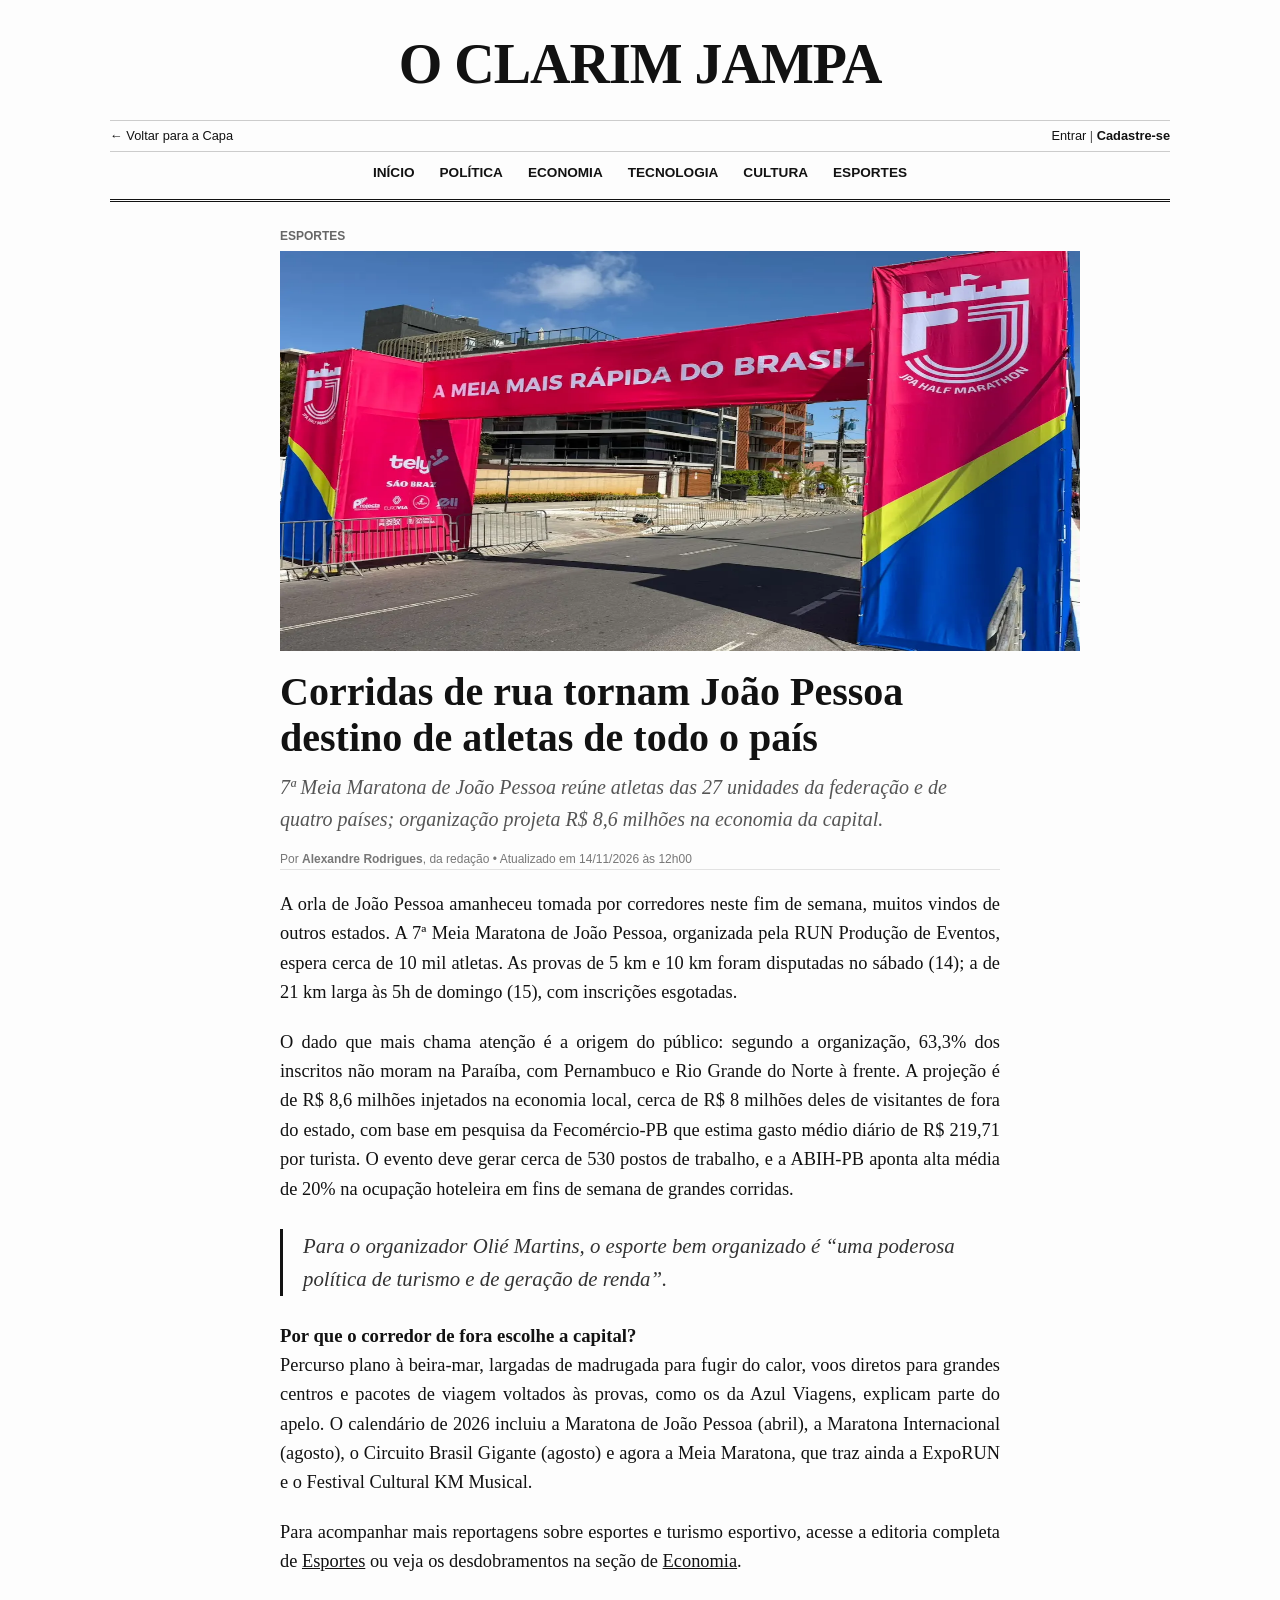
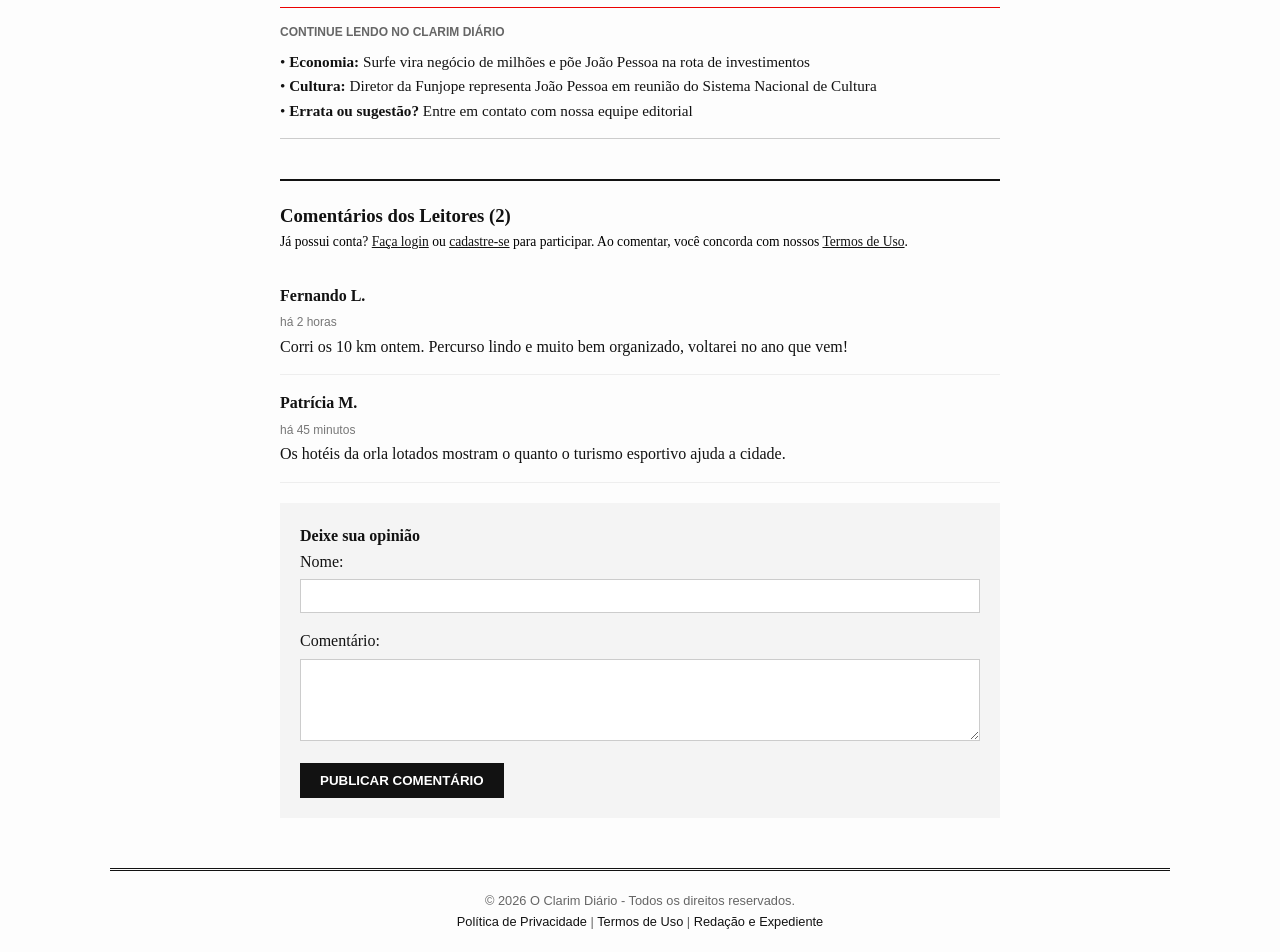
<file: HTML/esportes.html>
<!DOCTYPE html>
<html lang="pt-BR">
<head>
    <meta charset="UTF-8">
    <meta name="viewport" content="width=device-width, initial-scale=1.0">
    <title>Corridas de rua tornam João Pessoa destino de atletas de todo o país - O Clarim Jampa</title>
    <link rel="stylesheet" href="../CSS/artigos.css">
</head>
<body>

    <header>
        <h1><a href="index.html">O Clarim Jampa</a></h1>
        <div class="info-edicao">
            <span><a href="index.html">&larr; Voltar para a Capa</a></span>
            <span><a href="login.html">Entrar</a> | <a href="cadastro.html"><strong>Cadastre-se</strong></a></span>
        </div>
        <nav>
            <ul>
                <li><a href="../HTML/index.html">Início</a></li>
                <li><a href="../HTML/politica.html">Política</a></li>
                <li><a href="../HTML/economia.html">Economia</a></li>
                <li><a href="../HTML/tecnologia.html">Tecnologia</a></li>
                <li><a href="../HTML/cultura.html">Cultura</a></li>
                <li><a href="../HTML/esportes.html">Esportes</a></li>
            </ul>
        </nav>
    </header>

    <main class="artigo-container">
        <article>
            <div class="artigo-header">
                <a href="../HTML/esportes.html" class="categoria">Esportes</a>
                <figure>
                    <img src="../IMAGENS/bcc79358a327da6ef7ff26694ad13c7f-2.webp" alt="Corrida de rua em João Pessoa" width="800" height="400">
                </figure>
                <h2>Corridas de rua tornam João Pessoa destino de atletas de todo o país</h2>
                <p class="subtitulo">7ª Meia Maratona de João Pessoa reúne atletas das 27 unidades da federação e de quatro países; organização projeta R$ 8,6 milhões na economia da capital.</p>
                <p class="autor-data">Por <strong>Alexandre Rodrigues</strong>, da redação • Atualizado em <time datetime="2026-11-14T12:00">14/11/2026 às 12h00</time></p>
            </div>

            <div class="artigo-corpo">
                <p>A orla de João Pessoa amanheceu tomada por corredores neste fim de semana, muitos vindos de outros estados. A 7ª Meia Maratona de João Pessoa, organizada pela RUN Produção de Eventos, espera cerca de 10 mil atletas. As provas de 5 km e 10 km foram disputadas no sábado (14); a de 21 km larga às 5h de domingo (15), com inscrições esgotadas.</p>

                <p>O dado que mais chama atenção é a origem do público: segundo a organização, 63,3% dos inscritos não moram na Paraíba, com Pernambuco e Rio Grande do Norte à frente. A projeção é de R$ 8,6 milhões injetados na economia local, cerca de R$ 8 milhões deles de visitantes de fora do estado, com base em pesquisa da Fecomércio-PB que estima gasto médio diário de R$ 219,71 por turista. O evento deve gerar cerca de 530 postos de trabalho, e a ABIH-PB aponta alta média de 20% na ocupação hoteleira em fins de semana de grandes corridas.</p>

                <blockquote>
                    Para o organizador Olié Martins, o esporte bem organizado é “uma poderosa política de turismo e de geração de renda”.
                </blockquote>

                <h3>Por que o corredor de fora escolhe a capital?</h3>
                <p>Percurso plano à beira-mar, largadas de madrugada para fugir do calor, voos diretos para grandes centros e pacotes de viagem voltados às provas, como os da Azul Viagens, explicam parte do apelo. O calendário de 2026 incluiu a Maratona de João Pessoa (abril), a Maratona Internacional (agosto), o Circuito Brasil Gigante (agosto) e agora a Meia Maratona, que traz ainda a ExpoRUN e o Festival Cultural KM Musical.</p>

                <p>Para acompanhar mais reportagens sobre esportes e turismo esportivo, acesse a editoria completa de <a href="../HTML/esportes.html"><u>Esportes</u></a> ou veja os desdobramentos na seção de <a href="../HTML/economia.html"><u>Economia</u></a>.</p>
            </div>
        </article>

        <!-- Bloco de Navegação Rápida / Leia Também -->
        <section style="border-top: 1px solid #eb0202; border-bottom: 1px solid #ccc; padding: 15px 0; margin: 30px 0;">
            <p class="categoria">Continue Lendo no Clarim Diário</p>
            <p style="font-size: 0.95rem; margin-top: 8px;">
                &bull; <a href="economia-surfe-piscina-de-ondas.html"><strong>Economia:</strong> Surfe vira negócio de milhões e põe João Pessoa na rota de investimentos</a><br>
                &bull; <a href="cultura-funjope-sistema-nacional-de-cultura.html"><strong>Cultura:</strong> Diretor da Funjope representa João Pessoa em reunião do Sistema Nacional de Cultura</a><br>
                &bull; <a href="termosdeuso.html"><strong>Errata ou sugestão?</strong> Entre em contato com nossa equipe editorial</a>
            </p>
        </section>

        <!-- Seção de Comentários -->
        <section id="comentarios" class="comentarios">
            <h3>Comentários dos Leitores (2)</h3>
            <p style="font-size: 0.85rem; color: #000000; margin-bottom: 15px;">
                Já possui conta? <a href="login.html"><u>Faça login</u></a> ou <a href="cadastro.html"><u>cadastre-se</u></a> para participar. Ao comentar, você concorda com nossos <a href="termosdeuso.html#termos"><u>Termos de Uso</u></a>.
            </p>
            
            <div class="comentario-item">
                <h4>Fernando L.</h4>
                <span class="autor-data">há 2 horas</span>
                <p>Corri os 10 km ontem. Percurso lindo e muito bem organizado, voltarei no ano que vem!</p>
            </div>
            
            <div class="comentario-item">
                <h4>Patrícia M.</h4>
                <span class="autor-data">há 45 minutos</span>
                <p>Os hotéis da orla lotados mostram o quanto o turismo esportivo ajuda a cidade.</p>
            </div>

            <form action="#" method="POST">
                <h4>Deixe sua opinião</h4>
                <label for="nome">Nome:</label>
                <input type="text" id="nome" name="nome" required>
                
                <label for="comentario">Comentário:</label>
                <textarea id="comentario" name="comentario" rows="4" required></textarea>
                
                <button type="submit">Publicar Comentário</button>
            </form>
        </section>
    </main>

    <footer>
        <p>&copy; 2026 O Clarim Diário - Todos os direitos reservados.</p>
        <p><a href="termosdeuso.html">Política de Privacidade</a> | <a href="termosdeuso.html">Termos de Uso</a> | <a href="termosdeuso.html">Redação e Expediente</a></p>
    </footer>

</body>
</html>
</file>
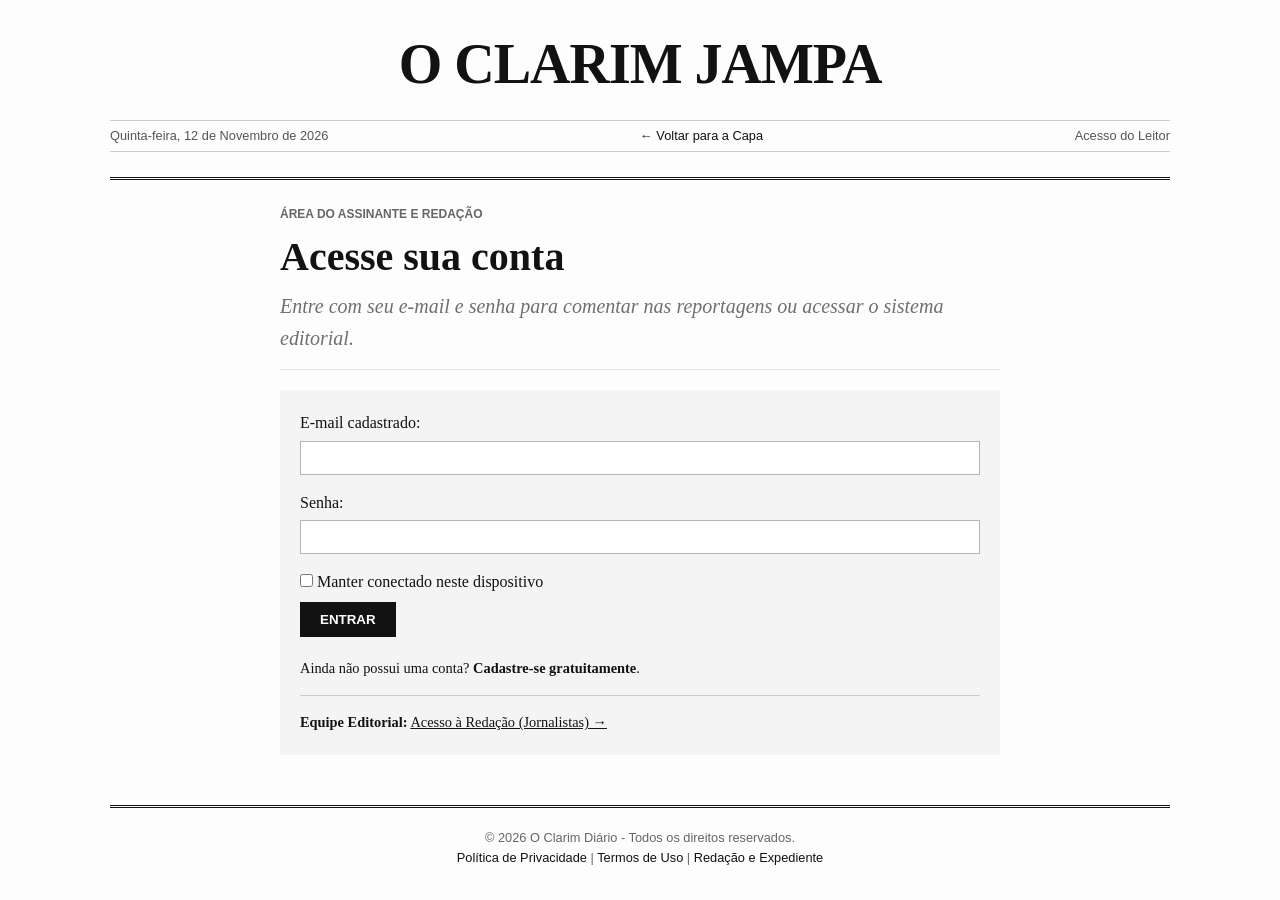
<file: HTML/login.html>
<!DOCTYPE html>
<html lang="pt-BR">
<head>
    <meta charset="UTF-8">
    <meta name="viewport" content="width=device-width, initial-scale=1.0">
    <title>Entrar - O Clarim Jampa</title>
    <link rel="stylesheet" href="../CSS/cadastro.css">
</head>
<body>

    <header>
        <h1><a href="index.html">O Clarim Jampa</a></h1>
        <div class="info-edicao">
            <span>Quinta-feira, 12 de Novembro de 2026</span>
            <span><a href="index.html">&larr; Voltar para a Capa</a></span>
            <span>Acesso do Leitor</span>
        </div>
    </header>

    <main class="artigo-container">
        <div class="artigo-header">
            <span class="categoria">Área do Assinante e Redação</span>
            <h2>Acesse sua conta</h2>
            <p class="subtitulo">Entre com seu e-mail e senha para comentar nas reportagens ou acessar o sistema editorial.</p>
        </div>

        <form action="#" method="POST">
            <label for="login-email">E-mail cadastrado:</label>
            <input type="email" id="login-email" name="email" required>

            <label for="login-senha">Senha:</label>
            <input type="password" id="login-senha" name="senha" required>

            <p>
                <input type="checkbox" id="lembrar" name="lembrar" style="width: auto;">
                <label for="lembrar">Manter conectado neste dispositivo</label>
            </p>

            <button type="submit">Entrar</button>

            <p style="margin-top: 20px; font-size: 0.9rem;">
                Ainda não possui uma conta? <a href="cadastro.html"><strong>Cadastre-se gratuitamente</strong></a>.<br>
            </p>

            <p style="margin-top: 15px; padding-top: 15px; border-top: 1px solid #ccc; font-size: 0.9rem;">
                <strong>Equipe Editorial:</strong> <a href="../HTML/criar_artigo.html"><u>Acesso à Redação (Jornalistas) &rarr;</u></a>
            </p>
        </form>
    </main>

    <footer>
        <p>&copy; 2026 O Clarim Diário - Todos os direitos reservados.</p>
    <p><a href="termosdeuso.html">Política de Privacidade</a> | <a href="termosdeuso.html">Termos de Uso</a> | <a href="termosdeuso.html">Redação e Expediente</a></p>
    </footer>

</body>
</html>
</file>
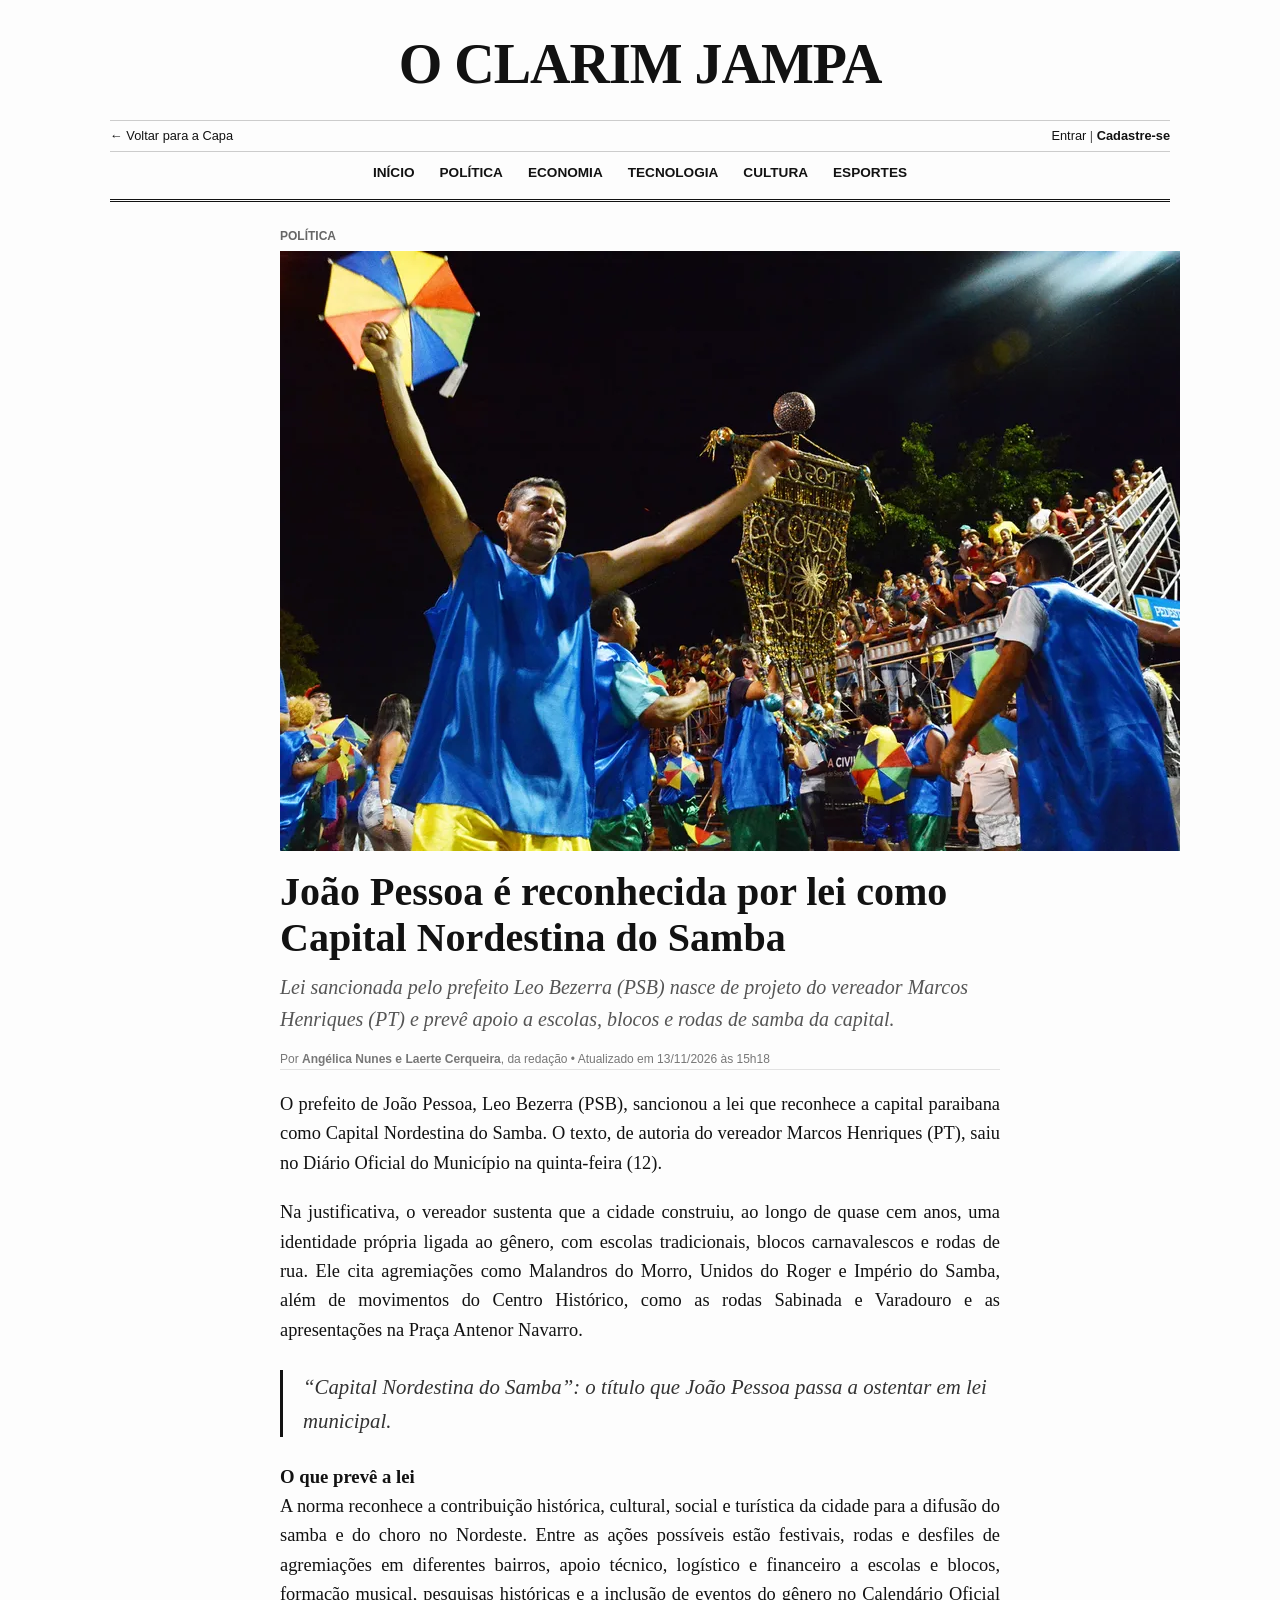
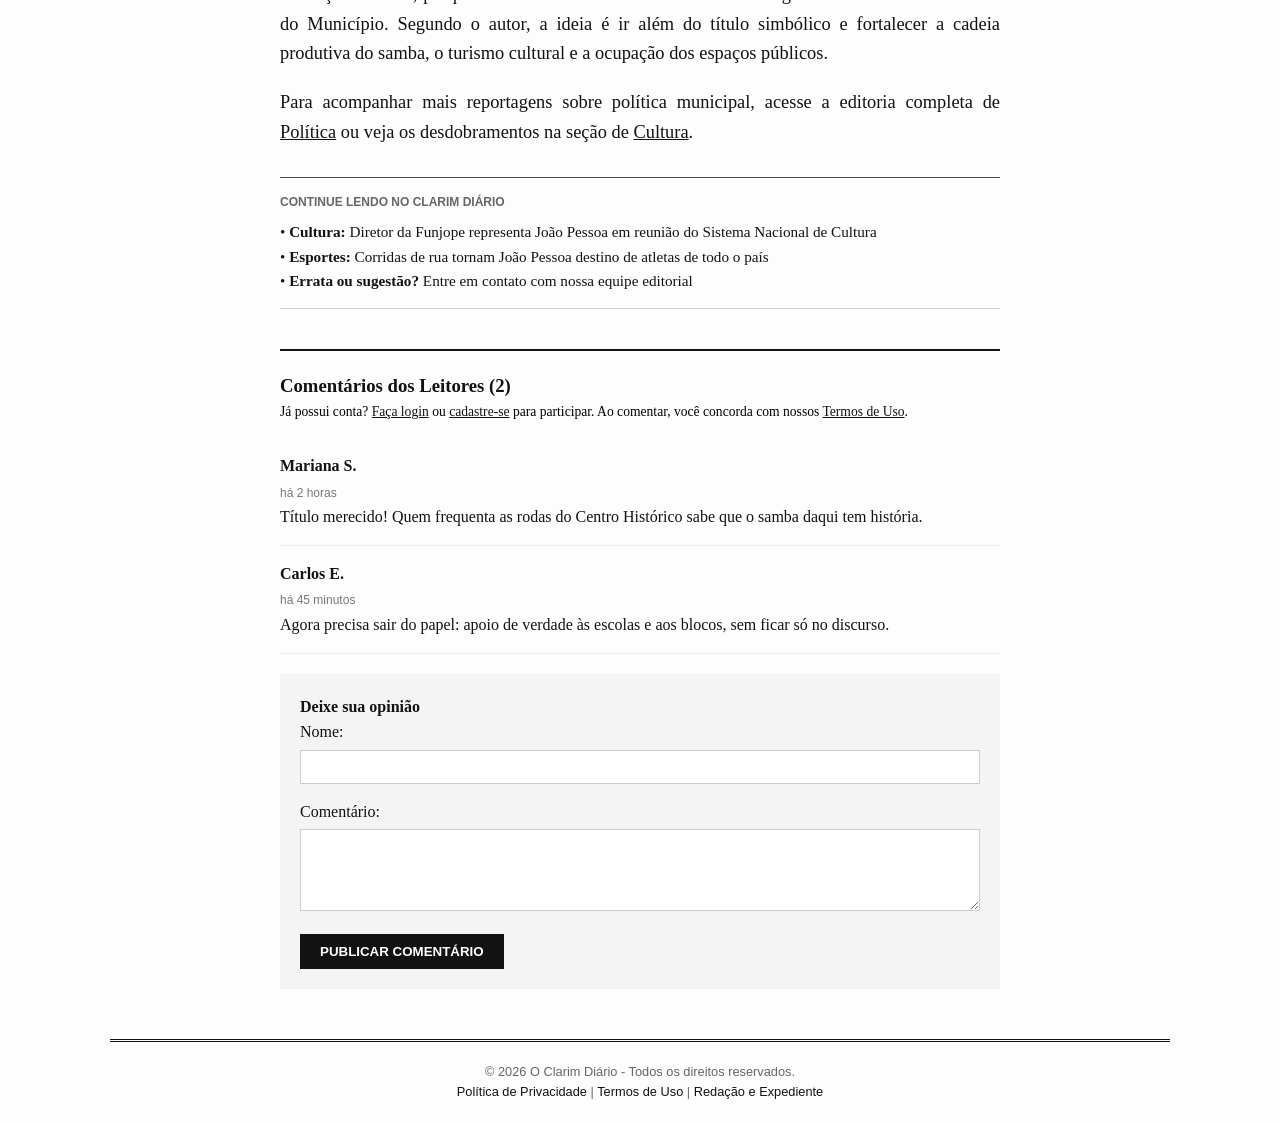
<file: HTML/politica.html>
<!DOCTYPE html>
<html lang="pt-BR">
<head>
    <meta charset="UTF-8">
    <meta name="viewport" content="width=device-width, initial-scale=1.0">
    <title>João Pessoa é reconhecida por lei como Capital Nordestina do Samba - O Clarim Diário</title>
    <link rel="stylesheet" href="../CSS/artigos.css">
</head>
<body>

    <header>
        <h1><a href="index.html">O Clarim Jampa</a></h1>
        <div class="info-edicao">
            <span><a href="index.html">&larr; Voltar para a Capa</a></span>
            <span><a href="login.html">Entrar</a> | <a href="cadastro.html"><strong>Cadastre-se</strong></a></span>
        </div>
        <nav>
            <ul>
                <li><a href="../HTML/index.html">Início</a></li>
                <li><a href="../HTML/politica.html">Política</a></li>
                <li><a href="../HTML/economia.html">Economia</a></li>
                <li><a href="../HTML/tecnologia.html">Tecnologia</a></li>
                <li><a href="../HTML/cultura.html">Cultura</a></li>
                <li><a href="../HTML/esportes.html">Esportes</a></li>
            </ul>
        </nav>
    </header>

    <main class="artigo-container">
        <article>
            <div class="artigo-header">
                <a href="../HTML/politica.html" class="categoria">Política</a>
                <figure>
                    <img src="../IMAGENS/joao-pessoa-e-a-capital-nordestina-do-samba-lei-sa0022253500202611131518-8.webp" alt="Samba em João Pessoa">
                </figure>
                <h2>João Pessoa é reconhecida por lei como Capital Nordestina do Samba</h2>
                <p class="subtitulo">Lei sancionada pelo prefeito Leo Bezerra (PSB) nasce de projeto do vereador Marcos Henriques (PT) e prevê apoio a escolas, blocos e rodas de samba da capital.</p>
                <p class="autor-data">Por <strong>Angélica Nunes e Laerte Cerqueira</strong>, da redação • Atualizado em <time datetime="2026-11-13T15:18">13/11/2026 às 15h18</time></p>
            </div>

            <div class="artigo-corpo">
                <p>O prefeito de João Pessoa, Leo Bezerra (PSB), sancionou a lei que reconhece a capital paraibana como Capital Nordestina do Samba. O texto, de autoria do vereador Marcos Henriques (PT), saiu no Diário Oficial do Município na quinta-feira (12).</p>

                <p>Na justificativa, o vereador sustenta que a cidade construiu, ao longo de quase cem anos, uma identidade própria ligada ao gênero, com escolas tradicionais, blocos carnavalescos e rodas de rua. Ele cita agremiações como Malandros do Morro, Unidos do Roger e Império do Samba, além de movimentos do Centro Histórico, como as rodas Sabinada e Varadouro e as apresentações na Praça Antenor Navarro.</p>

                <blockquote>
                    “Capital Nordestina do Samba”: o título que João Pessoa passa a ostentar em lei municipal.
                </blockquote>

                <h3>O que prevê a lei</h3>
                <p>A norma reconhece a contribuição histórica, cultural, social e turística da cidade para a difusão do samba e do choro no Nordeste. Entre as ações possíveis estão festivais, rodas e desfiles de agremiações em diferentes bairros, apoio técnico, logístico e financeiro a escolas e blocos, formação musical, pesquisas históricas e a inclusão de eventos do gênero no Calendário Oficial do Município. Segundo o autor, a ideia é ir além do título simbólico e fortalecer a cadeia produtiva do samba, o turismo cultural e a ocupação dos espaços públicos.</p>

                <p>Para acompanhar mais reportagens sobre política municipal, acesse a editoria completa de <a href="../HTML/politica.html"><u>Política</u></a> ou veja os desdobramentos na seção de <a href="../HTML/cultura.html"><u>Cultura</u></a>.</p>
            </div>
        </article>

        <!-- Bloco de Navegação Rápida / Leia Também -->
        <section style="border-top: 1px solid #eb0202; border-bottom: 1px solid #ccc; padding: 15px 0; margin: 30px 0;">
            <p class="categoria">Continue Lendo no Clarim Diário</p>
            <p style="font-size: 0.95rem; margin-top: 8px;">
                &bull; <a href="cultura-funjope-sistema-nacional-de-cultura.html"><strong>Cultura:</strong> Diretor da Funjope representa João Pessoa em reunião do Sistema Nacional de Cultura</a><br>
                &bull; <a href="esportes-meia-maratona-joao-pessoa.html"><strong>Esportes:</strong> Corridas de rua tornam João Pessoa destino de atletas de todo o país</a><br>
                &bull; <a href="termosdeuso.html#redacao"><strong>Errata ou sugestão?</strong> Entre em contato com nossa equipe editorial</a>
            </p>
        </section>

        <!-- Seção de Comentários -->
        <section id="comentarios" class="comentarios">
            <h3>Comentários dos Leitores (2)</h3>
            <p style="font-size: 0.85rem; color: #000000; margin-bottom: 15px;">
                Já possui conta? <a href="login.html"><u>Faça login</u></a> ou <a href="cadastro.html"><u>cadastre-se</u></a> para participar. Ao comentar, você concorda com nossos <a href="termosdeuso.html#termos"><u>Termos de Uso</u></a>.
            </p>
            
            <div class="comentario-item">
                <h4>Mariana S.</h4>
                <span class="autor-data">há 2 horas</span>
                <p>Título merecido! Quem frequenta as rodas do Centro Histórico sabe que o samba daqui tem história.</p>
            </div>
            
            <div class="comentario-item">
                <h4>Carlos E.</h4>
                <span class="autor-data">há 45 minutos</span>
                <p>Agora precisa sair do papel: apoio de verdade às escolas e aos blocos, sem ficar só no discurso.</p>
            </div>

            <form action="#" method="POST">
                <h4>Deixe sua opinião</h4>
                <label for="nome">Nome:</label>
                <input type="text" id="nome" name="nome" required>
                
                <label for="comentario">Comentário:</label>
                <textarea id="comentario" name="comentario" rows="4" required></textarea>
                
                <button type="submit">Publicar Comentário</button>
            </form>
        </section>
    </main>

    <footer>
        <p>&copy; 2026 O Clarim Diário - Todos os direitos reservados.</p>
        <p><a href="termosdeuso.html">Política de Privacidade</a> | <a href="termosdeuso.html#termos">Termos de Uso</a> | <a href="termosdeuso.html#redacao">Redação e Expediente</a></p>
    </footer>

</body>
</html>
</file>
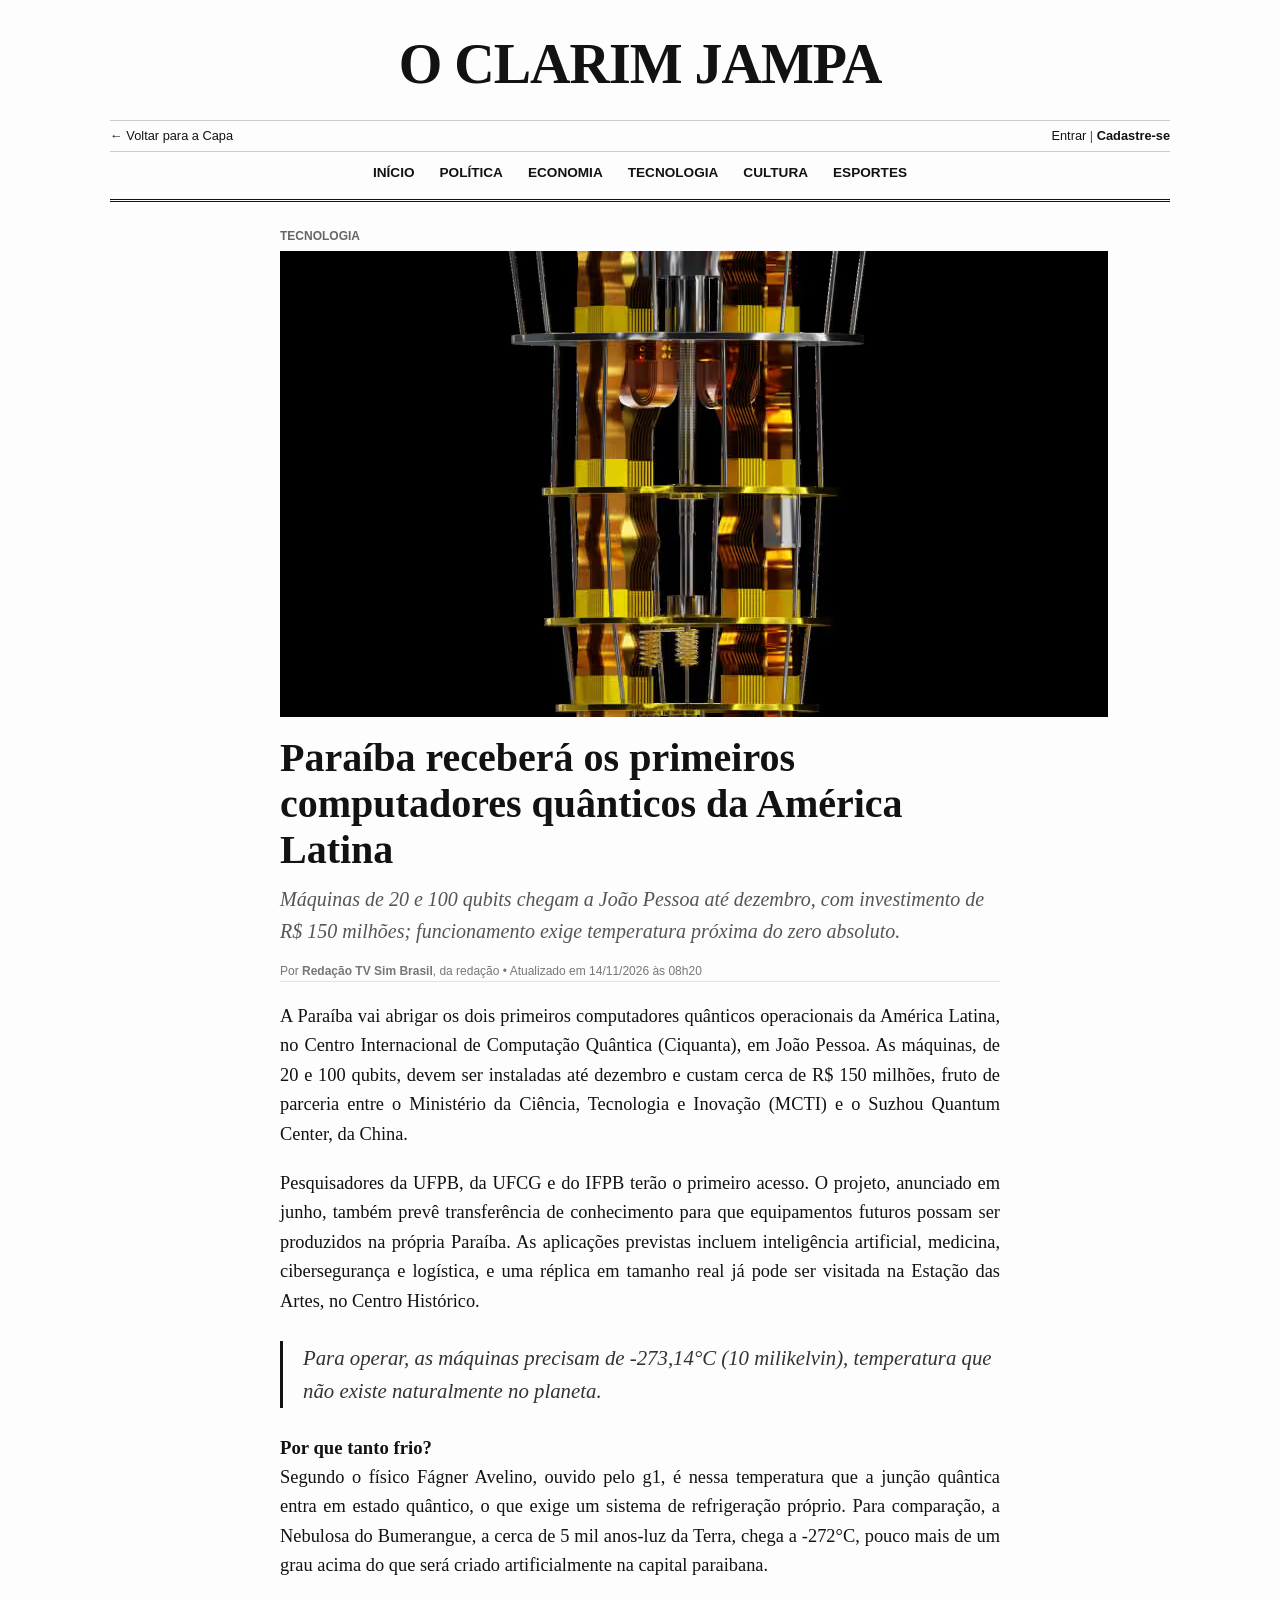
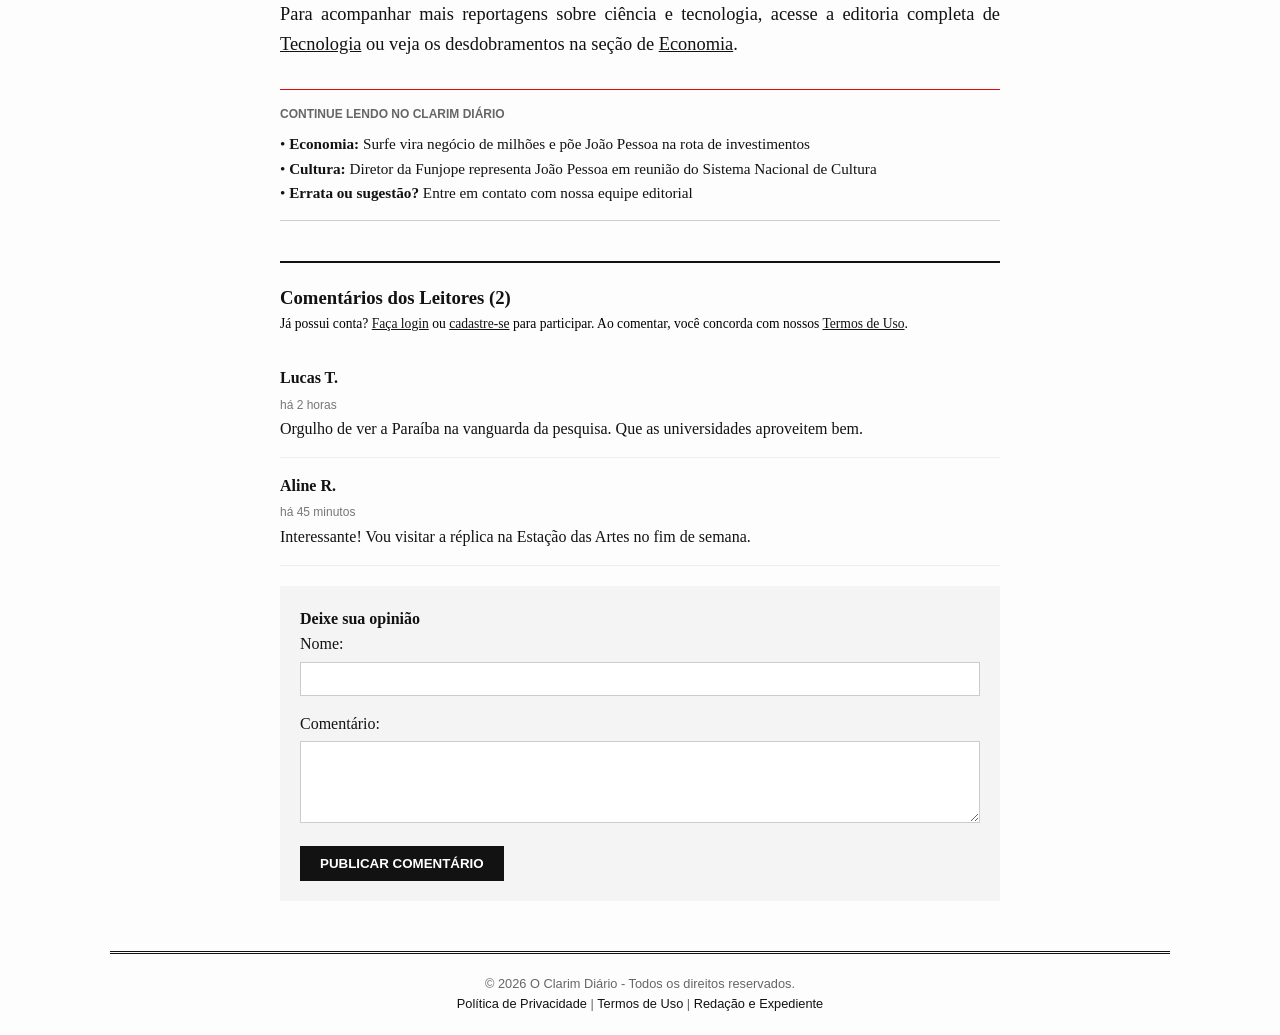
<file: HTML/tecnologia.html>
<!DOCTYPE html>
<html lang="pt-BR">
<head>
    <meta charset="UTF-8">
    <meta name="viewport" content="width=device-width, initial-scale=1.0">
    <title>Paraíba receberá os primeiros computadores quânticos da América Latina - O Clarim Diário</title>
    <link rel="stylesheet" href="../CSS/artigos.css">
</head>
<body>

    <header>
        <h1><a href="index.html">O Clarim Jampa</a></h1>
        <div class="info-edicao">
            <span><a href="index.html">&larr; Voltar para a Capa</a></span>
            <span><a href="login.html">Entrar</a> | <a href="cadastro.html"><strong>Cadastre-se</strong></a></span>
        </div>
        <nav>
            <ul>
                <li><a href="../HTML/index.html">Início</a></li>
                <li><a href="../HTML/politica.html">Política</a></li>
                <li><a href="../HTML/economia.html">Economia</a></li>
                <li><a href="../HTML/tecnologia.html">Tecnologia</a></li>
                <li><a href="../HTML/cultura.html">Cultura</a></li>
                <li><a href="../HTML/esportes.html">Esportes</a></li>
            </ul>
        </nav>
    </header>

    <main class="artigo-container">
        <article>
            <div class="artigo-header">
                <a href="../HTML/tecnologia.html" class="categoria">Tecnologia</a>
                <figure>
                    <img src="../IMAGENS/5570cae3-7637-4009-8bf3-c374cd9b7684.avif" alt="Computadores quânticos">
                </figure>
                <h2>Paraíba receberá os primeiros computadores quânticos da América Latina</h2>
                <p class="subtitulo">Máquinas de 20 e 100 qubits chegam a João Pessoa até dezembro, com investimento de R$ 150 milhões; funcionamento exige temperatura próxima do zero absoluto.</p>
                <p class="autor-data">Por <strong>Redação TV Sim Brasil</strong>, da redação • Atualizado em <time datetime="2026-11-14T08:20">14/11/2026 às 08h20</time></p>
            </div>

            <div class="artigo-corpo">
                <p>A Paraíba vai abrigar os dois primeiros computadores quânticos operacionais da América Latina, no Centro Internacional de Computação Quântica (Ciquanta), em João Pessoa. As máquinas, de 20 e 100 qubits, devem ser instaladas até dezembro e custam cerca de R$ 150 milhões, fruto de parceria entre o Ministério da Ciência, Tecnologia e Inovação (MCTI) e o Suzhou Quantum Center, da China.</p>

                <p>Pesquisadores da UFPB, da UFCG e do IFPB terão o primeiro acesso. O projeto, anunciado em junho, também prevê transferência de conhecimento para que equipamentos futuros possam ser produzidos na própria Paraíba. As aplicações previstas incluem inteligência artificial, medicina, cibersegurança e logística, e uma réplica em tamanho real já pode ser visitada na Estação das Artes, no Centro Histórico.</p>

                <blockquote>
                    Para operar, as máquinas precisam de -273,14°C (10 milikelvin), temperatura que não existe naturalmente no planeta.
                </blockquote>

                <h3>Por que tanto frio?</h3>
                <p>Segundo o físico Fágner Avelino, ouvido pelo g1, é nessa temperatura que a junção quântica entra em estado quântico, o que exige um sistema de refrigeração próprio. Para comparação, a Nebulosa do Bumerangue, a cerca de 5 mil anos-luz da Terra, chega a -272°C, pouco mais de um grau acima do que será criado artificialmente na capital paraibana.</p>

                <p>Para acompanhar mais reportagens sobre ciência e tecnologia, acesse a editoria completa de <a href="../HTML/tecnologia.html"><u>Tecnologia</u></a> ou veja os desdobramentos na seção de <a href="../HTML/economia.html"><u>Economia</u></a>.</p>
            </div>
        </article>

        <!-- Bloco de Navegação Rápida / Leia Também -->
        <section style="border-top: 1px solid #eb0202; border-bottom: 1px solid #ccc; padding: 15px 0; margin: 30px 0;">
            <p class="categoria">Continue Lendo no Clarim Diário</p>
            <p style="font-size: 0.95rem; margin-top: 8px;">
                &bull; <a href="economia-surfe-piscina-de-ondas.html"><strong>Economia:</strong> Surfe vira negócio de milhões e põe João Pessoa na rota de investimentos</a><br>
                &bull; <a href="cultura-funjope-sistema-nacional-de-cultura.html"><strong>Cultura:</strong> Diretor da Funjope representa João Pessoa em reunião do Sistema Nacional de Cultura</a><br>
                &bull; <a href="termosdeuso.html#redacao"><strong>Errata ou sugestão?</strong> Entre em contato com nossa equipe editorial</a>
            </p>
        </section>

        <!-- Seção de Comentários -->
        <section id="comentarios" class="comentarios">
            <h3>Comentários dos Leitores (2)</h3>
            <p style="font-size: 0.85rem; color: #000000; margin-bottom: 15px;">
                Já possui conta? <a href="login.html"><u>Faça login</u></a> ou <a href="cadastro.html"><u>cadastre-se</u></a> para participar. Ao comentar, você concorda com nossos <a href="termosdeuso.html#termos"><u>Termos de Uso</u></a>.
            </p>
            
            <div class="comentario-item">
                <h4>Lucas T.</h4>
                <span class="autor-data">há 2 horas</span>
                <p>Orgulho de ver a Paraíba na vanguarda da pesquisa. Que as universidades aproveitem bem.</p>
            </div>
            
            <div class="comentario-item">
                <h4>Aline R.</h4>
                <span class="autor-data">há 45 minutos</span>
                <p>Interessante! Vou visitar a réplica na Estação das Artes no fim de semana.</p>
            </div>

            <form action="#" method="POST">
                <h4>Deixe sua opinião</h4>
                <label for="nome">Nome:</label>
                <input type="text" id="nome" name="nome" required>
                
                <label for="comentario">Comentário:</label>
                <textarea id="comentario" name="comentario" rows="4" required></textarea>
                
                <button type="submit">Publicar Comentário</button>
            </form>
        </section>
    </main>

    <footer>
        <p>&copy; 2026 O Clarim Diário - Todos os direitos reservados.</p>
        <p><a href="termosdeuso.html">Política de Privacidade</a> | <a href="termosdeuso.html#termos">Termos de Uso</a> | <a href="termosdeuso.html#redacao">Redação e Expediente</a></p>
    </footer>

</body>
</html>
</file>
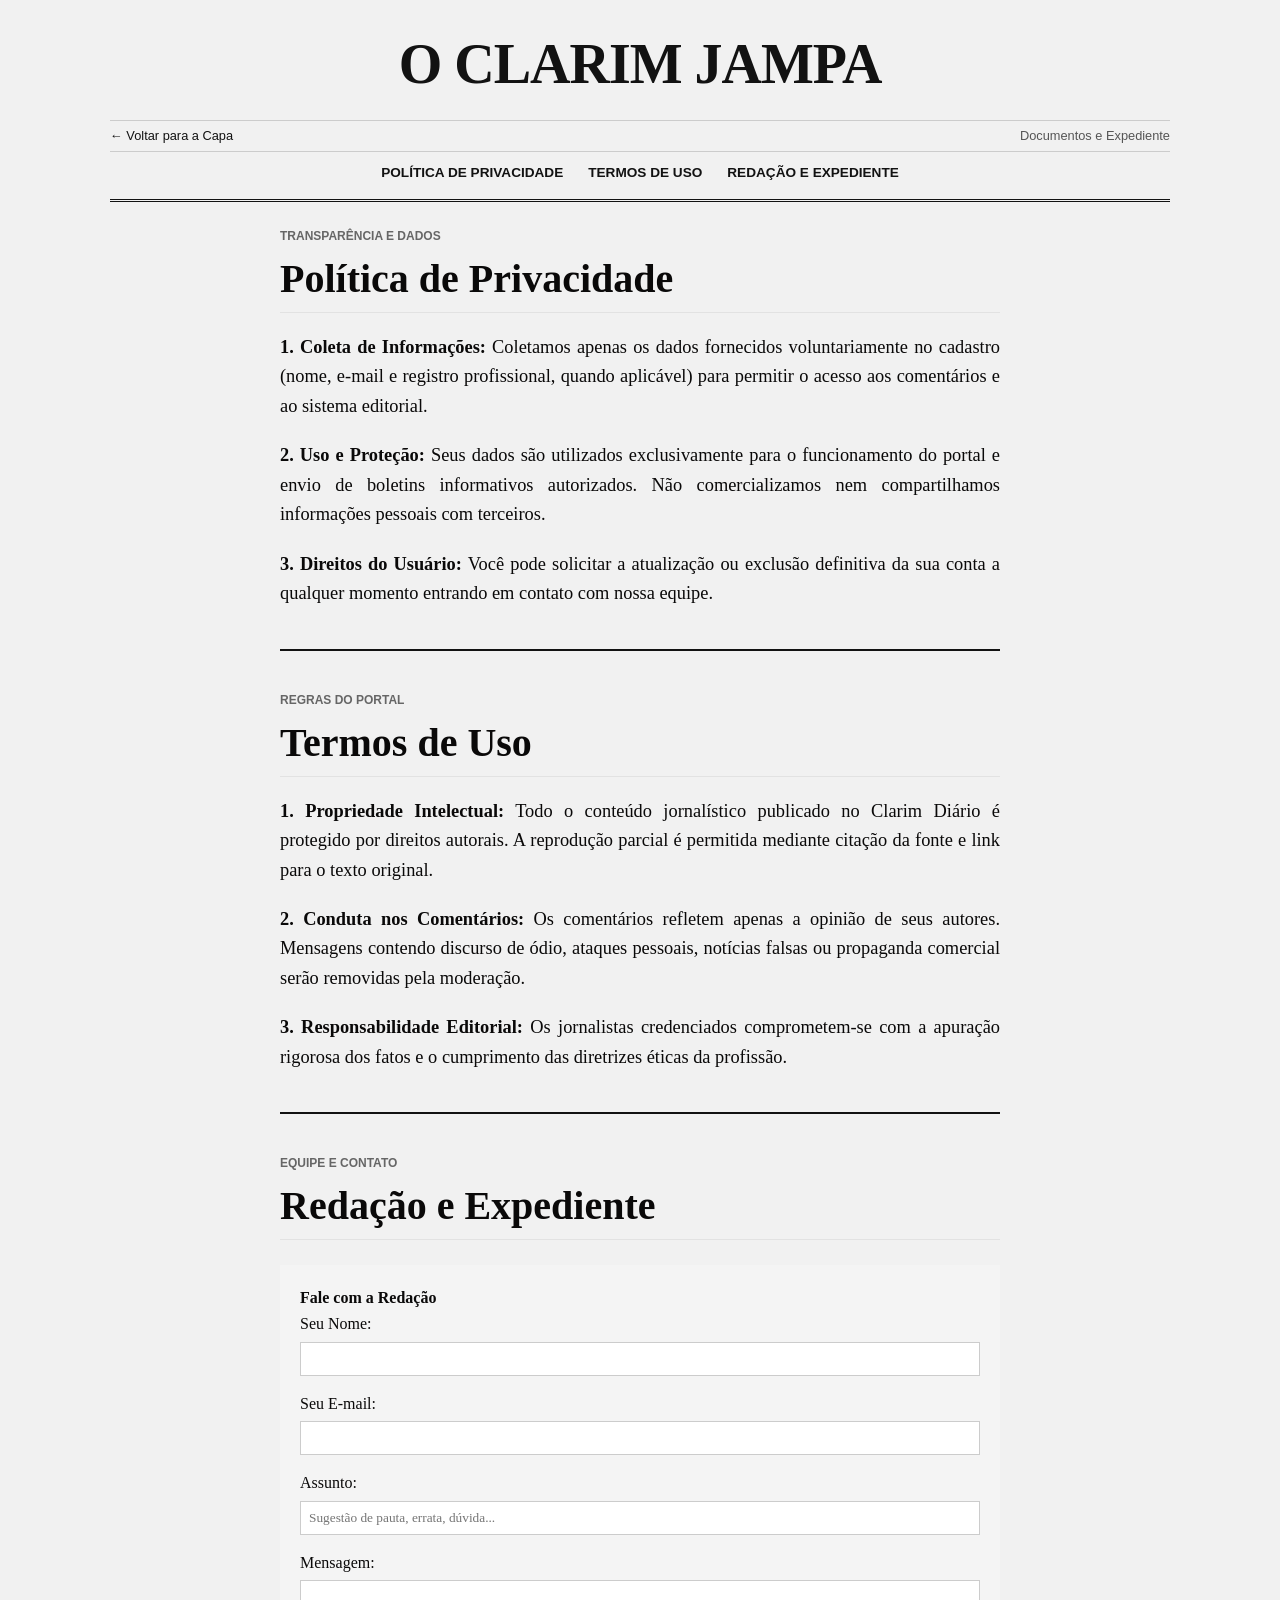
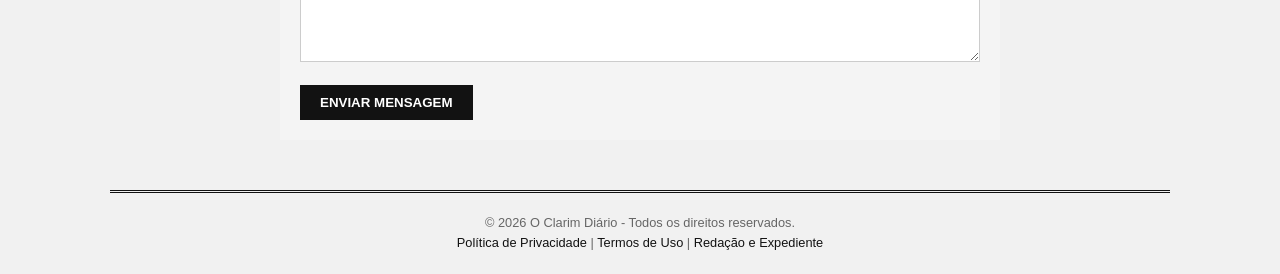
<file: HTML/termosdeuso.html>
<!DOCTYPE html>
<html lang="pt-BR">
<head>
    <meta charset="UTF-8">
    <meta name="viewport" content="width=device-width, initial-scale=1.0">
    <title>Institucional e Regras - O Clarim Jampa</title>
    <link rel="stylesheet" href="../CSS/index.css">
</head>
<body>

    <header>
        <h1><a href="index.html">O Clarim Jampa</a></h1>
        <div class="info-edicao">
            <span><a href="index.html">&larr; Voltar para a Capa</a></span>
            <span>Documentos e Expediente</span>
        </div>
        <nav>
            <ul>
                <li><a href="#privacidade">Política de Privacidade</a></li>
                <li><a href="#termos">Termos de Uso</a></li>
                <li><a href="#redacao">Redação e Expediente</a></li>
            </ul>
        </nav>
    </header>

    <main class="artigo-container">
        
        <!-- Seção 1: Política de Privacidade -->
        <section id="privacidade" style="margin-bottom: 40px;">
            <div class="artigo-header">
                <span class="categoria">Transparência e Dados</span>
                <h2>Política de Privacidade</h2>
            </div>
            <div class="artigo-corpo">
                <p><strong>1. Coleta de Informações:</strong> Coletamos apenas os dados fornecidos voluntariamente no cadastro (nome, e-mail e registro profissional, quando aplicável) para permitir o acesso aos comentários e ao sistema editorial.</p>
                <p><strong>2. Uso e Proteção:</strong> Seus dados são utilizados exclusivamente para o funcionamento do portal e envio de boletins informativos autorizados. Não comercializamos nem compartilhamos informações pessoais com terceiros.</p>
                <p><strong>3. Direitos do Usuário:</strong> Você pode solicitar a atualização ou exclusão definitiva da sua conta a qualquer momento entrando em contato com nossa equipe.</p>
            </div>
        </section>

        <hr style="border: 0; border-top: 2px solid #121212; margin: 40px 0;">

        <!-- Seção 2: Termos de Uso -->
        <section id="termos" style="margin-bottom: 40px;">
            <div class="artigo-header">
                <span class="categoria">Regras do Portal</span>
                <h2>Termos de Uso</h2>
            </div>
            <div class="artigo-corpo">
                <p><strong>1. Propriedade Intelectual:</strong> Todo o conteúdo jornalístico publicado no Clarim Diário é protegido por direitos autorais. A reprodução parcial é permitida mediante citação da fonte e link para o texto original.</p>
                <p><strong>2. Conduta nos Comentários:</strong> Os comentários refletem apenas a opinião de seus autores. Mensagens contendo discurso de ódio, ataques pessoais, notícias falsas ou propaganda comercial serão removidas pela moderação.</p>
                <p><strong>3. Responsabilidade Editorial:</strong> Os jornalistas credenciados comprometem-se com a apuração rigorosa dos fatos e o cumprimento das diretrizes éticas da profissão.</p>
            </div>
        </section>

        <hr style="border: 0; border-top: 2px solid #121212; margin: 40px 0;">

        <!-- Seção 3: Redação e Expediente -->
        <section id="redacao">
            <div class="artigo-header">
                <span class="categoria">Equipe e Contato</span>
                <h2>Redação e Expediente</h2>
            </div>
            <div class="artigo-corpo">

                <form action="#" method="POST" style="margin-top: 25px;">
                    <h4>Fale com a Redação</h4>
                    <label for="nome-contato">Seu Nome:</label>
                    <input type="text" id="nome-contato" name="nome" required>

                    <label for="email-contato">Seu E-mail:</label>
                    <input type="email" id="email-contato" name="email" required>

                    <label for="assunto-contato">Assunto:</label>
                    <input type="text" id="assunto-contato" name="assunto" placeholder="Sugestão de pauta, errata, dúvida..." required>

                    <label for="mensagem-contato">Mensagem:</label>
                    <textarea id="mensagem-contato" name="mensagem" rows="4" required></textarea>

                    <button type="submit">Enviar Mensagem</button>
                </form>
            </div>
        </section>

    </main>

    <footer>
        <p>&copy; 2026 O Clarim Diário - Todos os direitos reservados.</p>
        <p><a href="termosdeuso.html">Política de Privacidade</a> | <a href="termosdeuso.html#termos">Termos de Uso</a> | <a href="termosdeuso.html#redacao">Redação e Expediente</a></p>
    </footer>

</body>
</html>
</file>
<file: CSS/index.css>
/* Reset básico e tipografia clássica */
* {
    box-sizing: border-box;
    margin: 0;
    padding: 0;
}

body {
    font-family: Georgia, "Times New Roman", Times, serif;
    background-color: #f1f1f1;
    color: #0a0909;
    line-height: 1.6;
    max-width: 1100px;
    margin: 0 auto;
    padding: 20px;
}

a {
    color: #121212;
    text-decoration: none;
}

a:hover {
    text-decoration: underline;
}

/* Cabeçalho estilo jornal impresso */
header {
    text-align: center;
    border-bottom: 3px double #121212;
    padding-bottom: 15px;
    margin-bottom: 25px;
}

header h1 {
    font-size: 3.5rem;
    font-weight: 900;
    letter-spacing: -1px;
    text-transform: uppercase;
    margin-bottom: 5px;
}

.info-edicao {
    font-family: Arial, Helvetica, sans-serif;
    font-size: 0.8rem;
    color: #555;
    border-top: 1px solid #ccc;
    border-bottom: 1px solid #ccc;
    padding: 5px 0;
    margin: 10px 0;
    display: flex;
    justify-content: space-between;
}

nav ul {
    list-style: none;
    display: flex;
    justify-content: center;
    gap: 25px;
    font-family: Arial, Helvetica, sans-serif;
    font-size: 0.85rem;
    font-weight: bold;
    text-transform: uppercase;
    margin-top: 10px;
}

/* Grade da Página Inicial (Home) */
.grade-noticias {
    display: grid;
    grid-template-columns: 2fr 1fr;
    gap: 30px;
    border-bottom: 1px solid #ccc;
    padding-bottom: 30px;
    margin-bottom: 30px;
}

.manchete-principal {
    border-right: 1px solid #e2e2e2;
    padding-right: 30px;
}

.manchete-principal img {
    width: 100%;
    height: auto;
    margin-bottom: 15px;
}

.manchete-principal h2 {
    font-size: 2.2rem;
    line-height: 1.15;
    margin-bottom: 10px;
}

.coluna-lateral article {
    border-bottom: 1px solid #e2e2e2;
    padding-bottom: 15px;
    margin-bottom: 15px;
}

.coluna-lateral article:last-child {
    border-bottom: none;
}

.coluna-lateral h3 {
    font-size: 1.3rem;
    line-height: 1.25;
    margin-bottom: 8px;
}

/* Grade Secundária (3 colunas) */
.grade-secundaria {
    display: grid;
    grid-template-columns: repeat(3, 1fr);
    gap: 25px;
}

.grade-secundaria article {
    border-right: 1px solid #e2e2e2;
    padding-right: 20px;
}

.grade-secundaria article:last-child {
    border-right: none;
}

.categoria {
    font-family: Arial, Helvetica, sans-serif;
    font-size: 0.75rem;
    font-weight: bold;
    text-transform: uppercase;
    color: #666;
    display: block;
    margin-bottom: 5px;
}

.resumo {
    font-size: 0.95rem;
    color: #333;
    margin-bottom: 10px;
}

.autor-data {
    font-family: Arial, Helvetica, sans-serif;
    font-size: 0.75rem;
    color: #777;
}

/* Estilos Específicos da Página de Artigo */
.artigo-container {
    max-width: 720px;
    margin: 0 auto;
}

.artigo-header {
    text-align: left;
    border-bottom: 1px solid #e2e2e2;
    margin-bottom: 20px;
}

.artigo-header h2 {
    font-size: 2.5rem;
    line-height: 1.15;
    margin: 10px 0;
}

.subtitulo {
    font-size: 1.25rem;
    color: #555;
    font-style: italic;
    margin-bottom: 15px;
}

.artigo-corpo p {
    font-size: 1.15rem;
    margin-bottom: 20px;
    text-align: justify;
}

.artigo-corpo figure {
    margin: 25px 0;
}

.artigo-corpo img {
    width: 100%;
    height: auto;
}

.artigo-corpo figcaption {
    font-family: Arial, Helvetica, sans-serif;
    font-size: 0.8rem;
    color: #666;
    margin-top: 5px;
}

blockquote {
    border-left: 3px solid #121212;
    padding-left: 20px;
    margin: 25px 0;
    font-size: 1.3rem;
    font-style: italic;
    color: #333;
}

/* Seção de Comentários */
.comentarios {
    margin-top: 40px;
    padding-top: 20px;
    border-top: 2px solid #121212;
}

.comentario-item {
    border-bottom: 1px solid #eee;
    padding: 15px 0;
}

form {
    margin-top: 20px;
    background: #f4f4f4;
    padding: 20px;
}

input, textarea {
    width: 100%;
    padding: 8px;
    margin: 5px 0 15px 0;
    border: 1px solid #ccc;
    font-family: inherit;
}

button {
    background-color: #121212;
    color: #fff;
    border: none;
    padding: 10px 20px;
    cursor: pointer;
    font-family: Arial, sans-serif;
    text-transform: uppercase;
    font-weight: bold;
}

/* Rodapé */
footer {
    margin-top: 50px;
    padding-top: 20px;
    border-top: 3px double #121212;
    text-align: center;
    font-family: Arial, Helvetica, sans-serif;
    font-size: 0.8rem;
    color: #666;
}

/* Responsividade básica para celulares */
@media (max-width: 768px) {
    .grade-noticias, .grade-secundaria {
        grid-template-columns: 1fr;
    }
    .manchete-principal, .grade-secundaria article {
        border-right: none;
        padding-right: 0;
        border-bottom: 1px solid #e2e2e2;
        padding-bottom: 20px;
    }
    header h1 {
        font-size: 2.2rem;
    }
}
</file>
<file: CSS/cadastro.css>
/* Reset básico e tipografia clássica */
* {
    box-sizing: border-box;
    margin: 0;
    padding: 0;
}

body {
    font-family: Georgia, "Times New Roman", Times, serif;
    background-color: #fdfdfd;
    color: #121212;
    line-height: 1.6;
    max-width: 1100px;
    margin: 0 auto;
    padding: 20px;
}

a {
    color: #121212;
    text-decoration: none;
}

a:hover {
    text-decoration: underline;
}

/* Cabeçalho estilo jornal impresso */
header {
    text-align: center;
    border-bottom: 3px double #121212;
    padding-bottom: 15px;
    margin-bottom: 25px;
}

header h1 {
    font-size: 3.5rem;
    font-weight: 900;
    letter-spacing: -1px;
    text-transform: uppercase;
    margin-bottom: 5px;
}

.info-edicao {
    font-family: Arial, Helvetica, sans-serif;
    font-size: 0.8rem;
    color: #555;
    border-top: 1px solid #ccc;
    border-bottom: 1px solid #ccc;
    padding: 5px 0;
    margin: 10px 0;
    display: flex;
    justify-content: space-between;
}

nav ul {
    list-style: none;
    display: flex;
    justify-content: center;
    gap: 25px;
    font-family: Arial, Helvetica, sans-serif;
    font-size: 0.85rem;
    font-weight: bold;
    text-transform: uppercase;
    margin-top: 10px;
}

/* Grade da Página Inicial (Home) */
.grade-noticias {
    display: grid;
    grid-template-columns: 2fr 1fr;
    gap: 30px;
    border-bottom: 1px solid #ccc;
    padding-bottom: 30px;
    margin-bottom: 30px;
}

.manchete-principal {
    border-right: 1px solid #e2e2e2;
    padding-right: 30px;
}

.manchete-principal img {
    width: 100%;
    height: auto;
    margin-bottom: 15px;
}

.manchete-principal h2 {
    font-size: 2.2rem;
    line-height: 1.15;
    margin-bottom: 10px;
}

.coluna-lateral article {
    border-bottom: 1px solid #e2e2e2;
    padding-bottom: 15px;
    margin-bottom: 15px;
}

.coluna-lateral article:last-child {
    border-bottom: none;
}

.coluna-lateral h3 {
    font-size: 1.3rem;
    line-height: 1.25;
    margin-bottom: 8px;
}

/* Grade Secundária (3 colunas) */
.grade-secundaria {
    display: grid;
    grid-template-columns: repeat(3, 1fr);
    gap: 25px;
}

.grade-secundaria article {
    border-right: 1px solid #e2e2e2;
    padding-right: 20px;
}

.grade-secundaria article:last-child {
    border-right: none;
}

.categoria {
    font-family: Arial, Helvetica, sans-serif;
    font-size: 0.75rem;
    font-weight: bold;
    text-transform: uppercase;
    color: #666;
    display: block;
    margin-bottom: 5px;
}

.resumo {
    font-size: 0.95rem;
    color: #333;
    margin-bottom: 10px;
}

.autor-data {
    font-family: Arial, Helvetica, sans-serif;
    font-size: 0.75rem;
    color: #777;
}

/* Estilos Específicos da Página de Artigo */
.artigo-container {
    max-width: 720px;
    margin: 0 auto;
}

.artigo-header {
    text-align: left;
    border-bottom: 1px solid #e2e2e2;
    margin-bottom: 20px;
}

.artigo-header h2 {
    font-size: 2.5rem;
    line-height: 1.15;
    margin: 10px 0;
}

.subtitulo {
    font-size: 1.25rem;
    color: #706f6f;
    font-style: italic;
    margin-bottom: 15px;
}

.artigo-corpo p {
    font-size: 1.15rem;
    margin-bottom: 20px;
    text-align: justify;
}

.artigo-corpo figure {
    margin: 25px 0;
}

.artigo-corpo img {
    width: 100%;
    height: auto;
}

.artigo-corpo figcaption {
    font-family: Arial, Helvetica, sans-serif;
    font-size: 0.8rem;
    color: #7a7979;
    margin-top: 5px;
}

blockquote {
    border-left: 3px solid #121212;
    padding-left: 20px;
    margin: 25px 0;
    font-size: 1.3rem;
    font-style: italic;
    color: #333;
}

/* Seção de Comentários */
.comentarios {
    margin-top: 40px;
    padding-top: 20px;
    border-top: 2px solid #121212;
}

.comentario-item {
    border-bottom: 1px solid #eee;
    padding: 15px 0;
}

form {
    margin-top: 20px;
    background: #f4f4f4;
    padding: 20px;
}

input, textarea {
    width: 100%;
    padding: 8px;
    margin: 5px 0 15px 0;
    border: 1px solid #b6b4b4;
    font-family: inherit;
}

button {
    background-color: #121212;
    color: #fff;
    border: none;
    padding: 10px 20px;
    cursor: pointer;
    font-family: Arial, sans-serif;
    text-transform: uppercase;
    font-weight: bold;
}

/* Rodapé */
footer {
    margin-top: 50px;
    padding-top: 20px;
    border-top: 3px double #121212;
    text-align: center;
    font-family: Arial, Helvetica, sans-serif;
    font-size: 0.8rem;
    color: #666;
}

/* Responsividade básica para celulares */
@media (max-width: 768px) {
    .grade-noticias, .grade-secundaria {
        grid-template-columns: 1fr;
    }
    .manchete-principal, .grade-secundaria article {
        border-right: none;
        padding-right: 0;
        border-bottom: 1px solid #e2e2e2;
        padding-bottom: 20px;
    }
    header h1 {
        font-size: 2.2rem;
    }
}
</file>
<file: CSS/artigos.css>
/* Reset básico e tipografia clássica */
* {
    box-sizing: border-box;
    margin: 0;
    padding: 0;
}

body {
    font-family: Georgia, "Times New Roman", Times, serif;
    background-color: #fdfdfd;
    color: #121212;
    line-height: 1.6;
    max-width: 1100px;
    margin: 0 auto;
    padding: 20px;
}

a {
    color: #121212;
    text-decoration: none;
}

a:hover {
    text-decoration: underline;
}

/* Cabeçalho estilo jornal impresso */
header {
    text-align: center;
    border-bottom: 3px double #121212;
    padding-bottom: 15px;
    margin-bottom: 25px;
}

header h1 {
    font-size: 3.5rem;
    font-weight: 900;
    letter-spacing: -1px;
    text-transform: uppercase;
    margin-bottom: 5px;
}

.info-edicao {
    font-family: Arial, Helvetica, sans-serif;
    font-size: 0.8rem;
    color: #555;
    border-top: 1px solid #ccc;
    border-bottom: 1px solid #ccc;
    padding: 5px 0;
    margin: 10px 0;
    display: flex;
    justify-content: space-between;
}

nav ul {
    list-style: none;
    display: flex;
    justify-content: center;
    gap: 25px;
    font-family: Arial, Helvetica, sans-serif;
    font-size: 0.85rem;
    font-weight: bold;
    text-transform: uppercase;
    margin-top: 10px;
}

/* Grade da Página Inicial (Home) */
.grade-noticias {
    display: grid;
    grid-template-columns: 2fr 1fr;
    gap: 30px;
    border-bottom: 1px solid #ccc;
    padding-bottom: 30px;
    margin-bottom: 30px;
}

.manchete-principal {
    border-right: 1px solid #e2e2e2;
    padding-right: 30px;
}

.manchete-principal img {
    width: 100%;
    height: auto;
    margin-bottom: 15px;
}

.manchete-principal h2 {
    font-size: 2.2rem;
    line-height: 1.15;
    margin-bottom: 10px;
}

.coluna-lateral article {
    border-bottom: 1px solid #e2e2e2;
    padding-bottom: 15px;
    margin-bottom: 15px;
}

.coluna-lateral article:last-child {
    border-bottom: none;
}

.coluna-lateral h3 {
    font-size: 1.3rem;
    line-height: 1.25;
    margin-bottom: 8px;
}

/* Grade Secundária (3 colunas) */
.grade-secundaria {
    display: grid;
    grid-template-columns: repeat(3, 1fr);
    gap: 25px;
}

.grade-secundaria article {
    border-right: 1px solid #e2e2e2;
    padding-right: 20px;
}

.grade-secundaria article:last-child {
    border-right: none;
}

.categoria {
    font-family: Arial, Helvetica, sans-serif;
    font-size: 0.75rem;
    font-weight: bold;
    text-transform: uppercase;
    color: #666;
    display: block;
    margin-bottom: 5px;
}

.resumo {
    font-size: 0.95rem;
    color: #333;
    margin-bottom: 10px;
}

.autor-data {
    font-family: Arial, Helvetica, sans-serif;
    font-size: 0.75rem;
    color: #777;
}

/* Estilos Específicos da Página de Artigo */
.artigo-container {
    max-width: 720px;
    margin: 0 auto;
}

.artigo-header {
    text-align: left;
    border-bottom: 1px solid #e2e2e2;
    margin-bottom: 20px;
}

.artigo-header h2 {
    font-size: 2.5rem;
    line-height: 1.15;
    margin: 10px 0;
}

.subtitulo {
    font-size: 1.25rem;
    color: #555;
    font-style: italic;
    margin-bottom: 15px;
}

.artigo-corpo p {
    font-size: 1.15rem;
    margin-bottom: 20px;
    text-align: justify;
}

.artigo-corpo figure {
    margin: 25px 0;
}

.artigo-corpo img {
    width: 100%;
    height: auto;
}

.artigo-corpo figcaption {
    font-family: Arial, Helvetica, sans-serif;
    font-size: 0.8rem;
    color: #666;
    margin-top: 5px;
}

blockquote {
    border-left: 3px solid #121212;
    padding-left: 20px;
    margin: 25px 0;
    font-size: 1.3rem;
    font-style: italic;
    color: #333;
}

/* Seção de Comentários */
.comentarios {
    margin-top: 40px;
    padding-top: 20px;
    border-top: 2px solid #121212;
}

.comentario-item {
    border-bottom: 1px solid #eee;
    padding: 15px 0;
}

form {
    margin-top: 20px;
    background: #f4f4f4;
    padding: 20px;
}

input, textarea {
    width: 100%;
    padding: 8px;
    margin: 5px 0 15px 0;
    border: 1px solid #ccc;
    font-family: inherit;
}

button {
    background-color: #121212;
    color: #fff;
    border: none;
    padding: 10px 20px;
    cursor: pointer;
    font-family: Arial, sans-serif;
    text-transform: uppercase;
    font-weight: bold;
}

/* Rodapé */
footer {
    margin-top: 50px;
    padding-top: 20px;
    border-top: 3px double #121212;
    text-align: center;
    font-family: Arial, Helvetica, sans-serif;
    font-size: 0.8rem;
    color: #666;
}

/* Responsividade básica para celulares */
@media (max-width: 768px) {
    .grade-noticias, .grade-secundaria {
        grid-template-columns: 1fr;
    }
    .manchete-principal, .grade-secundaria article {
        border-right: none;
        padding-right: 0;
        border-bottom: 1px solid #e2e2e2;
        padding-bottom: 20px;
    }
    header h1 {
        font-size: 2.2rem;
    }
}
</file>
